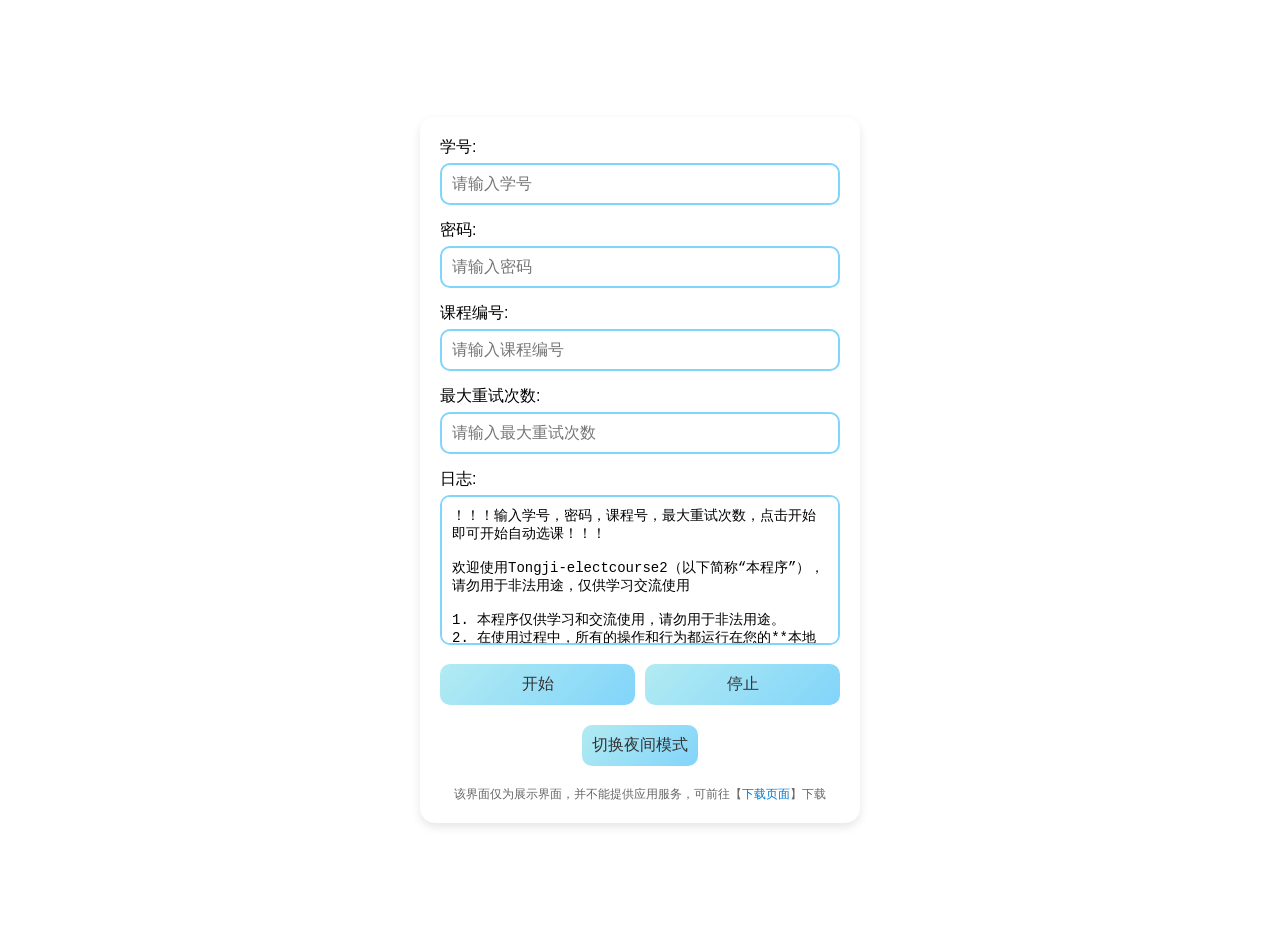
<file: index.html>
<!DOCTYPE html>
<html lang="en">
<head>
    <meta charset="UTF-8">
    <meta name="viewport" content="width=device-width, initial-scale=1.0">
    <title>Tongji-electcourse2 Demo</title>
    <style>
        body {
            font-family: 'Segoe UI', Tahoma, Geneva, Verdana, sans-serif;
            margin: 0;
            padding: 20px;
            display: flex;
            justify-content: center;
            align-items: center;
            height: 100vh;
            transition: background-color 0.3s, color 0.3s;
        }

        .container {
            background-color: #ffffff;
            border-radius: 15px;
            box-shadow: 0 4px 10px rgba(0, 0, 0, 0.1);
            padding: 20px;
            width: 400px;
            max-width: 100%;
            transition: background-color 0.3s, color 0.3s;
        }

        .form-group {
            margin-bottom: 15px;
        }

        label {
            font-size: 16px;
            font-weight: 500;
            margin-bottom: 5px;
            display: block;
            transition: color 0.3s;
        }

        input[type="text"],
        input[type="password"] {
            width: 100%;
            padding: 10px;
            border: 2px solid #81D4FA;
            border-radius: 10px;
            font-size: 16px;
            box-sizing: border-box;
            transition: border-color 0.3s, background-color 0.3s;
        }

        textarea {
            width: 100%;
            height: 150px;
            padding: 10px;
            border: 2px solid #81D4FA;
            border-radius: 10px;
            font-size: 14px;
            resize: none;
            box-sizing: border-box;
            transition: background-color 0.3s, border-color 0.3s;
        }

        .button-group {
            display: flex;
            gap: 10px;
        }

        button {
            flex: 1;
            padding: 10px;
            font-size: 16px;
            border: none;
            border-radius: 10px;
            cursor: pointer;
            background: linear-gradient(135deg, #B2EBF2, #81D4FA);
            color: #333;
            font-weight: 500;
            transition: background-color 0.3s, color 0.3s;
        }

        button:hover {
            background-color: #81D4FA;
        }

        button:active {
            background-color: #4FC3F7;
        }

        /* Night Mode Styles */
        body.night-mode {
            background-color: #121212;
            color: #e0e0e0;
        }

        body.night-mode .container {
            background-color: #1e1e1e;
            color: #e0e0e0;
        }

        body.night-mode label {
            color: #e0e0e0;
        }

        body.night-mode input[type="text"],
        body.night-mode input[type="password"],
        body.night-mode textarea {
            background-color: #333;
            border-color: #4FC3F7;
            color: #e0e0e0;
        }

        body.night-mode button {
            background: linear-gradient(135deg, #4FC3F7, #81D4FA);
            color: #e0e0e0;
        }

        body.night-mode button:hover {
            background-color: #81D4FA;
        }

        body.night-mode button:active {
            background-color: #B2EBF2;
        }

        .footer {
            margin-top: 20px;
            font-size: 12px;
            color: #666;
            text-align: center;
            transition: color 0.3s;
        }

        body.night-mode .footer {
            color: #aaa;
        }

        .footer a {
            color: #0078d4;
            text-decoration: none;
        }

        body.night-mode .footer a {
            color: #4FC3F7;
        }

        .log-line {
            white-space: pre-wrap;
            word-wrap: break-word;
        }
    </style>
</head>
<body>
    <div class="container">
        <div class="form-group">
            <label for="username">学号:</label>
            <input type="text" id="username" placeholder="请输入学号">
        </div>
        <div class="form-group">
            <label for="password">密码:</label>
            <input type="password" id="password" placeholder="请输入密码">
        </div>
        <div class="form-group">
            <label for="course-number">课程编号:</label>
            <input type="text" id="course-number" placeholder="请输入课程编号">
        </div>
        <div class="form-group">
            <label for="max-retries">最大重试次数:</label>
            <input type="text" id="max-retries" placeholder="请输入最大重试次数">
        </div>
        <div class="form-group">
            <label for="log">日志:</label>
            <textarea id="log" readonly>
！！！输入学号，密码，课程号，最大重试次数，点击开始即可开始自动选课！！！

欢迎使用Tongji-electcourse2（以下简称“本程序”），请勿用于非法用途，仅供学习交流使用

1. 本程序仅供学习和交流使用，请勿用于非法用途。
2. 在使用过程中，所有的操作和行为都运行在您的**本地环境**中，我们不会收集、存储或上传任何个人信息。
3. 用户在使用本程序时，应自行承担由此产生的一切后果和责任，包括但不限于数据丢失、系统故障、个人信息泄露等。
4. 本程序不提供任何形式的担保，包括但不限于对程序的适用性、准确性和完整性的担保。
5. 本程序的开发者和分发者不承担因使用本程序而引起的任何直接或间接损失和责任。
6. 用户在使用本程序时，应遵守当地法律法规，不得利用本程序从事任何违法活动。
7. 本程序中的任何更新、修改或终止，开发者有权不事先通知用户。
8. 用户使用本程序即表示同意上述所有条款。
            </textarea>
        </div>
        <div class="button-group">
            <button id="start-button">开始</button>
            <button id="stop-button">停止</button>
        </div>
        <div style="margin-top: 20px; text-align: center;">
            <button id="theme-toggle">切换夜间模式</button>
        </div>
        <div class="footer">
            该界面仅为展示界面，并不能提供应用服务，可前往【<a href="https://kkgithub.com/boatchanting/Tongji-electcourse2/releases/" target="_blank">下载页面</a>】下载
        </div>
    </div>

    <script>
        const themeToggle = document.getElementById('theme-toggle');
        const startButton = document.getElementById('start-button');
        const stopButton = document.getElementById('stop-button');
        const logTextarea = document.getElementById('log');
        let timeoutID = null;
        let currentAttempt = 1;
        let maxRetries = 0;

        // 日志格式化函数
        function formatLog(level, message) {
            const now = new Date();
            const timestamp = `${now.getFullYear()}-${String(now.getMonth()+1).padStart(2, '0')}-${String(now.getDate()).padStart(2, '0')} ` +
                              `${String(now.getHours()).padStart(2, '0')}:${String(now.getMinutes()).padStart(2, '0')}:${String(now.getSeconds()).padStart(2, '0')},${String(now.getMilliseconds()).padStart(3, '0')}`;
            return `${timestamp} - ${level} - ${message}\n`;
        }

        // 模拟登录和初始化过程
        function simulateInitialization(callback) {
            const username = document.getElementById('username').value || '未输入';
            const courseNumber = document.getElementById('course-number').value || '未输入';

            const steps = [
                () => logTextarea.value += formatLog('INFO', `用户输入的学号: ${username}`),
                () => logTextarea.value += formatLog('INFO', `用户输入的课程编号: ${courseNumber}`),
                () => logTextarea.value += formatLog('INFO', 'Edge浏览器已启动'),
                () => logTextarea.value += formatLog('INFO', '打开1系统登录页面'),
                () => logTextarea.value += formatLog('INFO', '定位用户名和密码输入框'),
                () => logTextarea.value += formatLog('INFO', '填入用户名和密码'),
                () => logTextarea.value += formatLog('INFO', '点击登录按钮'),
                () => logTextarea.value += formatLog('INFO', '跳转选课界面'),
                () => logTextarea.value += formatLog('INFO', '定位添加课程按钮'),
                () => logTextarea.value += formatLog('INFO', '添加课程至选课列表中'),
            ];

            let stepIndex = 0;
            const executeStep = () => {
                if (stepIndex >= steps.length) {
                    callback();
                    return;
                }
                steps[stepIndex]();
                stepIndex++;
                timeoutID = setTimeout(executeStep, Math.random() * 1000);
            };
            executeStep();
        }

        // 开始尝试选课
        function startAttempts() {
            const attemptLog = () => {
                if (currentAttempt > maxRetries) {
                    logTextarea.value += formatLog('WARNING', '已达到最大重试次数，选课失败');
                    return;
                }

                logTextarea.value += formatLog('INFO', `开始第${currentAttempt}次尝试（共${maxRetries}次）`);
                logTextarea.scrollTop = logTextarea.scrollHeight;

                const success = Math.random() < 0.2; // 20%的成功率
                if (success) {
                    logTextarea.value += formatLog('SUCCESS', '选课成功！恭喜您完成选课！');
                } else {
                    logTextarea.value += formatLog('INFO', '选课失败，准备进行下一次尝试...');
                    currentAttempt++;
                    timeoutID = setTimeout(attemptLog, Math.random() * 1000);
                }
            };

            timeoutID = setTimeout(attemptLog, Math.random() * 1000);
        }

        // 开始按钮事件
        startButton.addEventListener('click', () => {
            if (timeoutID) return;

            const retriesInput = document.getElementById('max-retries').value;
            maxRetries = parseInt(retriesInput, 10);
            if (isNaN(maxRetries) || maxRetries <= 0) {
                alert('请输入有效的最大重试次数');
                return;
            }

            currentAttempt = 1;
            logTextarea.value = ''; // 清空日志区
            logTextarea.value += `！！！输入学号，密码，课程号，最大重试次数，点击开始即可开始自动选课！！！\n\n`; // 保留提示信息
            simulateInitialization(() => startAttempts());
        });

        // 停止按钮事件
        stopButton.addEventListener('click', () => {
            clearTimeout(timeoutID);
            timeoutID = null;
            currentAttempt = 1;
            logTextarea.value += formatLog('WARNING', '用户手动终止操作');
        });

        // 主题切换
        themeToggle.addEventListener('click', () => {
            document.body.classList.toggle('night-mode');
            themeToggle.textContent = document.body.classList.contains('night-mode') 
                ? '切换白天模式' 
                : '切换夜间模式';
        });
    </script>
</body>
</html>
</file>
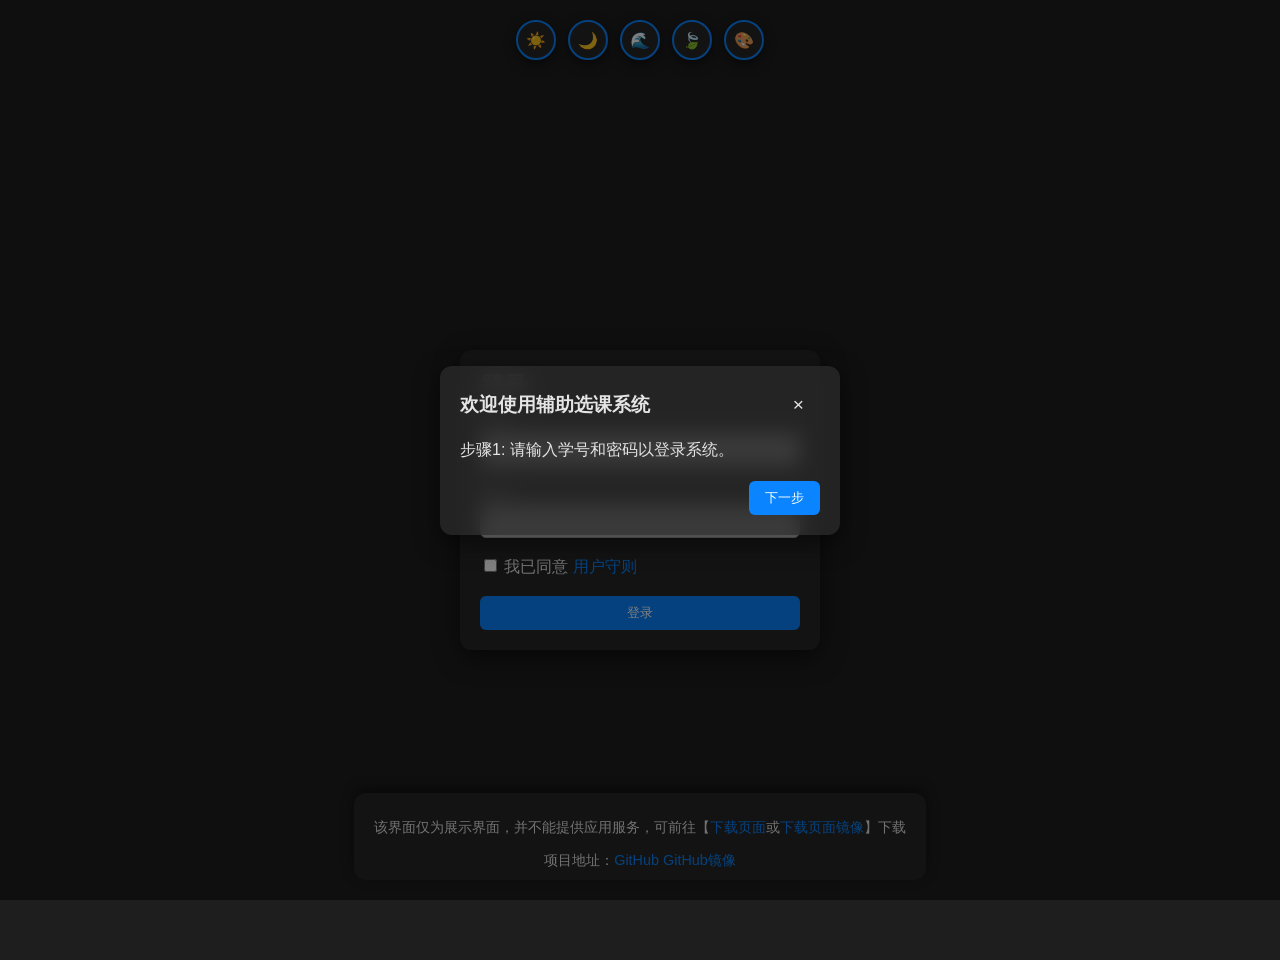
<file: demo.html>
<!DOCTYPE html>
<html lang="zh-CN">
<head>
  <meta charset="UTF-8" />
  <title>辅助选课系统</title>
  <meta name="viewport" content="width=device-width, initial-scale=1.0" />
  <style>
    /* ---------- 主题变量 ---------- */
    :root {
      --bg-color: #f0f2f5;
      --card-bg: #ffffffcc;
      --text-color: #2c3e50;
      --accent: #0a84ff;
      --shadow: rgba(0,0,0,0.1);
      --font: "Segoe UI Variable","Segoe UI","Helvetica Neue",Arial,sans-serif;
    }
    .dark {
      --bg-color: #1e1e1e;
      --card-bg: #2a2a2acc;
      --text-color: #e5e5e5;
      --accent: #0a84ff;
      --shadow: rgba(0,0,0,0.5);
    }
    .blue-theme { --accent: #2196f3; }
    .green-theme { --accent: #4caf50; }
    .purple-theme { --accent: #9c27b0; }

    /* ---------- 全局 ---------- */
    * { box-sizing: border-box; }
    body {
      font-family: var(--font);
      background: var(--bg-color);
      color: var(--text-color);
      margin: 0; padding: 20px;
      transition: background 0.3s, color 0.3s;
    }
    h2, h3 { margin: 0 0 10px; }

    .card {
      background: var(--card-bg);
      backdrop-filter: blur(10px);
      border-radius: 12px;
      box-shadow: 0 8px 24px var(--shadow);
      padding: 20px;
      margin-bottom: 20px;
      transition: background 0.3s, box-shadow 0.3s;
    }

    button {
      font-family: var(--font);
      background: var(--accent);
      color: #fff;
      border: none;
      border-radius: 6px;
      padding: 8px 16px;
      cursor: pointer;
      transition: background 0.2s, transform 0.1s;
    }
    button:hover { background: shade(var(--accent), 0.9); transform: translateY(-1px); }
    button:active { transform: translateY(0); }
    button.delete-btn {
      background: transparent;
      color: #e74856;      /* 红色警告色 */
      border: 1px solid #e74856;
      border-radius: 6px;
      padding: 8px 16px;
      transition: background 0.2s, color 0.2s;
    }
    button.delete-btn:hover {
      background: rgba(231,72,86,0.1);
    }


    input {
      font-family: var(--font);
      padding: 8px;
      border: 1px solid #ccc;
      border-radius: 6px;
      outline: none;
      transition: border-color 0.2s;
    }
    input:focus { border-color: var(--accent); }

    table {
      width: 100%;
      border-collapse: collapse;
      margin-top: 10px;
    }
    th, td {
      padding: 12px;
      text-align: center;
      border-bottom: 1px solid #ddd;
    }
    th { background: var(--card-bg); }
    tr:hover td { background: #f9f9f9; }

    textarea {
      width: 100%;
      border: 1px solid #ccc;
      border-radius: 6px;
      padding: 10px;
      resize: vertical;
      font-family: var(--font);
    }

    /* ---------- 全局：链接样式 ---------- */
    a {
      color: var(--accent);
      text-decoration: none;
      transition: color 0.3s ease;
    }
    a:hover {
      color: var(--text-color);
    }
    a:active {
      color: var(--shadow);
    }

    /* ---------- 主题切换区 ---------- */
    .theme-toggle {
      display: flex;
      gap: 12px;
      justify-content: center;
      margin-bottom: 20px;
    }
    .theme-btn {
      width: 40px; height: 40px;
      border-radius: 50%;
      border: 2px solid var(--accent);
      display: flex;
      align-items: center;
      justify-content: center;
      cursor: pointer;
      background: var(--card-bg);
      box-shadow: 0 4px 12px var(--shadow);
      transition: box-shadow 0.3s, transform 0.2s;
    }
    .theme-btn:hover { transform: translateY(-2px); box-shadow: 0 6px 18px var(--shadow); }

    /* ---------- 登录居中 ---------- */
    .login-wrapper {
      display: flex;
      justify-content: center;
      align-items: center;
      height: calc(100vh - 40px);
    }

    /* ---------- footer ---------- */
    /* ---------- Footer ---------- */
    footer {
      position: fixed;
      bottom: 20px;
      left: 50%;
      transform: translateX(-50%);
      background: var(--card-bg);
      backdrop-filter: blur(10px);
      padding: 10px 20px;
      border-radius: 12px;
      box-shadow: 0 -4px 12px var(--shadow);
      text-align: center;
      font-size: 0.9em;
    }
    footer a {
      color: var(--accent);
      text-decoration: none;
      font-weight: 500;
    }
    footer a:hover {
      text-decoration: underline;
    }

    /* ---------- Modal 样式 ---------- */
    .modal-overlay {
    position: fixed;
    top: 0; left: 0; right: 0; bottom: 0;
    background: rgba(0,0,0,0.5);
    display: none;
    align-items: center;
    justify-content: center;
    z-index: 1000;
    }

    .modal-overlay.active { display: flex; }

    .modal {
    background: var(--card-bg);
    backdrop-filter: blur(10px);
    border-radius: 12px;
    box-shadow: 0 8px 24px var(--shadow);
    width: 400px;
    max-width: 90%;
    padding: 20px;
    animation: fadeIn 0.2s ease-out;
    }

    .modal-header {
    display: flex;
    justify-content: space-between;
    align-items: center;
    }

    .modal-header h3 {
    margin: 0;
    }

    .modal-close {
    background: transparent;
    border: none;
    font-size: 1.2em;
    cursor: pointer;
    color: var(--text-color);
    }

    .modal-body { margin-top: 10px; }

    .modal-footer { margin-top: 20px; text-align: right; }

    @keyframes fadeIn {
    from { opacity: 0; transform: translateY(-10px); }
    to { opacity: 1; transform: translateY(0); }
    }


    /* ---------- 滚动条 ---------- */
    ::-webkit-scrollbar {
      width: 12px;
      height: 12px;
    }
    ::-webkit-scrollbar-track { background: transparent; }
    ::-webkit-scrollbar-thumb {
      background: var(--accent);
      border-radius: 6px;
      border: 3px solid transparent;
      background-clip: content-box;
    }
    ::-webkit-scrollbar-thumb:hover { filter: brightness(1.2); }
    ::-webkit-scrollbar-corner { background: transparent; }
  </style>
</head>
<body>

  <!-- 主题切换 -->
  <div class="theme-toggle">
    <div class="theme-btn" id="lightBtn">☀️</div>
    <div class="theme-btn" id="darkBtn">🌙</div>
    <div class="theme-btn" id="blueBtn">🌊</div>
    <div class="theme-btn" id="greenBtn">🍃</div>
    <div class="theme-btn" id="purpleBtn">🎨</div>
  </div>

  <!-- 操作引导模态框 -->
<div class="modal-overlay" id="tutorial-modal">
    <div class="modal">
      <div class="modal-header">
        <h3>欢迎使用辅助选课系统</h3>
        <button class="modal-close" onclick="closeTutorial()">×</button>
      </div>
      <div class="modal-body" id="tutorial-content">
        <p>步骤1: 请输入学号和密码以登录系统。</p>
      </div>
      <div class="modal-footer">
        <button onclick="nextStep()">下一步</button>
      </div>
    </div>
  </div>
  

  <!-- 登录界面 -->
  <div id="login" class="login-wrapper">
    <div class="card" style="max-width:360px; width:100%;">
      <h2>登录</h2>
      <div style="margin-top:10px;">
        <label>学号：</label><br>
        <input id="username" type="text" style="width:100%;"><br><br>
        <label>密码：</label><br>
        <input id="password" type="password" style="width:100%;"><br><br>
        <label><input type="checkbox" id="agree" /> 我已同意 <a href="UI_v1/user_agreement.html">用户守则</a></label><br><br>
        <button style="width:100%;" onclick="login()">登录</button>
      </div>
    </div>
  </div>

  <!-- 主界面 -->
  <div id="main" style="display:none;">
    <div class="card">
      <div style="display:flex; justify-content: space-between; align-items: center;">
        <h2>选课任务管理</h2>
        <button onclick="viewLogin()" style="background:transparent; color:var(--accent); box-shadow:none; padding:4px 8px;">查看登录信息</button>
      </div>
      <div style="display:flex; gap:10px; align-items:center; flex-wrap:wrap;">
        <div>
          <label>课程编号：</label><br>
          <input id="course_no" type="text">
        </div>
        <div>
          <label>最大重试次数：</label><br>
          <input id="max_retry" type="number" value="10000" min="1" style="width:60px">
        </div>
        <div style="align-self:flex-end;">
          <button onclick="addTask()">添加任务</button>
        </div>
      </div>

      <table>
        <thead>
          <tr>
            <th>课程编号</th>
            <th>最大重试</th>
            <th>状态</th>
            <th>操作</th>
            <th>删除</th>
          </tr>
        </thead>
        <tbody id="tasks_body"></tbody>
      </table>

      <h3 style="margin-top:20px;">日志输出</h3>
      <textarea id="log_area" rows="8" readonly></textarea>
    </div>
  </div>

  <!-- footer -->
  <footer>
    <p>该界面仅为展示界面，并不能提供应用服务，可前往【<a href="https://github.com/boatchanting/Tongji-electcourse2/releases/" target="_blank">下载页面</a>或<a href="https://kkgithub.com/boatchanting/Tongji-electcourse2/releases/" target="_blank">下载页面镜像</a>】下载</p>
    项目地址：<a href="https://github.com/boatchanting/Tongji-Electcourse2" target="_blank">GitHub</a>
    <a href="https://kkgithub.com/boatchanting/Tongji-Electcourse2" target="_blank">GitHub镜像</a>
  </footer>

  <script>
    // ---------- 主题逻辑 ----------
    function setTheme(theme) {
      document.body.className = theme;
      localStorage.setItem('theme', theme);
    }
    function checkTimeTheme() {
      const h = new Date().getHours();
      return (h>=6 && h<18) ? '' : 'dark';
    }
    document.getElementById('lightBtn').onclick = ()=> setTheme('');
    document.getElementById('darkBtn').onclick = ()=> setTheme('dark');
    document.getElementById('blueBtn').onclick = ()=> setTheme('blue-theme');
    document.getElementById('greenBtn').onclick = ()=> setTheme('green-theme');
    document.getElementById('purpleBtn').onclick = ()=> setTheme('purple-theme');
    setTheme(localStorage.getItem('theme') || checkTimeTheme());

    let tutorialStep = 0;
    const tutorialContent = [
    "步骤1: 请输入1系统学号和密码以登录系统，便于后续软件自行进行1系统的登录和选课操作。",
    "步骤2: 登录后，输入课程编号和最大重试次数，点击添加任务。",
    "步骤3: 点击“开始”按钮来启动任务，点击“停止”来关闭任务。",
    "步骤4: 查看选课日志，了解每次选课尝试的结果。",
    "步骤5: 完成选课后，您可以查看任务的状态，删除不需要的任务。",
    "我已了解所有操作，Tongji-electcourse2 祝您选课愉快！"
    ];

    function nextStep() {
    tutorialStep++;
    if (tutorialStep < tutorialContent.length) {
        document.getElementById('tutorial-content').innerHTML = tutorialContent[tutorialStep];
    } else {
        closeTutorial(); // 完成引导后关闭模态框
    }
    }

    function closeTutorial() {
    document.getElementById('tutorial-modal').classList.remove('active');
    }

    function openTutorial() {
    document.getElementById('tutorial-modal').classList.add('active');
    }

    // 打开操作演示模态框（例如用户首次登录时调用）
    openTutorial();

    // ---------- 模拟选课过程 ----------
    let tasks = [];
    let currentLogTask = null;
    let logTimer = null;

    // 登录函数
    function login() {
      const u = document.getElementById('username').value;
      const p = document.getElementById('password').value;
      if (u && p) {
        document.getElementById('login').style.display = 'none';
        document.getElementById('main').style.display = 'block';
        refreshTasks();
      } else {
        alert('请输入用户名和密码');
      }
    }

    // 显示登录界面
    function viewLogin() {
      clearInterval(logTimer);
      document.getElementById('main').style.display = 'none';
      document.getElementById('login').style.display = 'flex';
    }

    // 添加任务函数
    function addTask() {
      const c = document.getElementById('course_no').value;
      const r = document.getElementById('max_retry').value;
      if (!c) return alert('请输入课程编号');
      tasks.push({
        id: Date.now(),
        course_number: c,
        max_retries: r,
        status: '等待',
      });
      refreshTasks();
    }

    // 更新任务列表
    function refreshTasks() {
      const tb = document.getElementById('tasks_body');
      tb.innerHTML = '';
      tasks.forEach(t => {
        const tr = document.createElement('tr');
        tr.innerHTML = `
          <td>${t.course_number}</td>
          <td>${t.max_retries}</td>
          <td>${t.status}</td>
          <td>
            <button onclick="startTask('${t.id}')">开始</button>
            <button onclick="stopTask('${t.id}')">停止</button>
            <button onclick="showLogs('${t.id}')">日志</button>
          </td>
          <td>
            <button class="delete-btn" onclick="deleteTask('${t.id}')">删除</button>
          </td>
        `;
        tb.appendChild(tr);
      });
    }

    // 启动任务
    function startTask(id) {
      const task = tasks.find(t => t.id === id);
      if (!task) return;

      task.status = '正在进行';
      refreshTasks();
      simulateTask(task);
    }

    // 停止任务
    function stopTask(id) {
      const task = tasks.find(t => t.id === id);
      if (!task) return;

      task.status = '已停止';
      refreshTasks();
    }

    // 删除任务
    function deleteTask(id) {
      tasks = tasks.filter(t => t.id !== id);
      if (currentLogTask === id) {
        clearInterval(logTimer);
        currentLogTask = null;
        document.getElementById('log_area').value = '';
      }
      refreshTasks();
    }

    // 显示任务日志
    function showLogs(tid) {
      currentLogTask = tid;
      document.getElementById('log_area').value = '';
      if (logTimer) clearInterval(logTimer);
      logTimer = setInterval(() => {
        const task = tasks.find(t => t.id === tid);
        if (task) {
          simulateLogging(task);
        }
      }, 500);
    }

    // 模拟日志输出
    function simulateLogging(task) {
      const logArea = document.getElementById('log_area');
      const randomInterval = (Math.random() * 0.3 + 0.3).toFixed(2); // 随机时间间隔 0.3s - 0.6s
      const currentTime = new Date().toLocaleTimeString();

      logArea.value += `[${currentTime}] 课号:${task.course_number}，最大重试次数:${task.max_retries}\n`;
      logArea.value += `[${currentTime}] 正在登录1系统\n`;
      logArea.value += `[${currentTime}] 正在登录选课网站\n`;
      logArea.value += `[${currentTime}] 正在查找课程\n`;
      logArea.value += `[${currentTime}] 课程已添加至选课列表\n`;

      const success = Math.random() < 0.1; // 选课成功率10%
      const result = success ? '成功' : '失败';
      const retries = task.max_retries--;
      logArea.value += `[${currentTime}] 开始第${task.max_retries}次尝试\n`;
      logArea.value += `[${currentTime}] 第${task.max_retries}次尝试【${result}】\n`;
      logArea.value += `[${currentTime}] ${success ? '选课结束，进程退出' : `等待3s进行下一次选课`}\n`;

      logArea.scrollTop = logArea.scrollHeight; // 自动滚动到底部

      if (!success && retries > 0) {
        setTimeout(() => simulateLogging(task), randomInterval * 1000);
      } else {
        clearInterval(logTimer);
      }
    }
  </script>
</body>
</html>
</file>
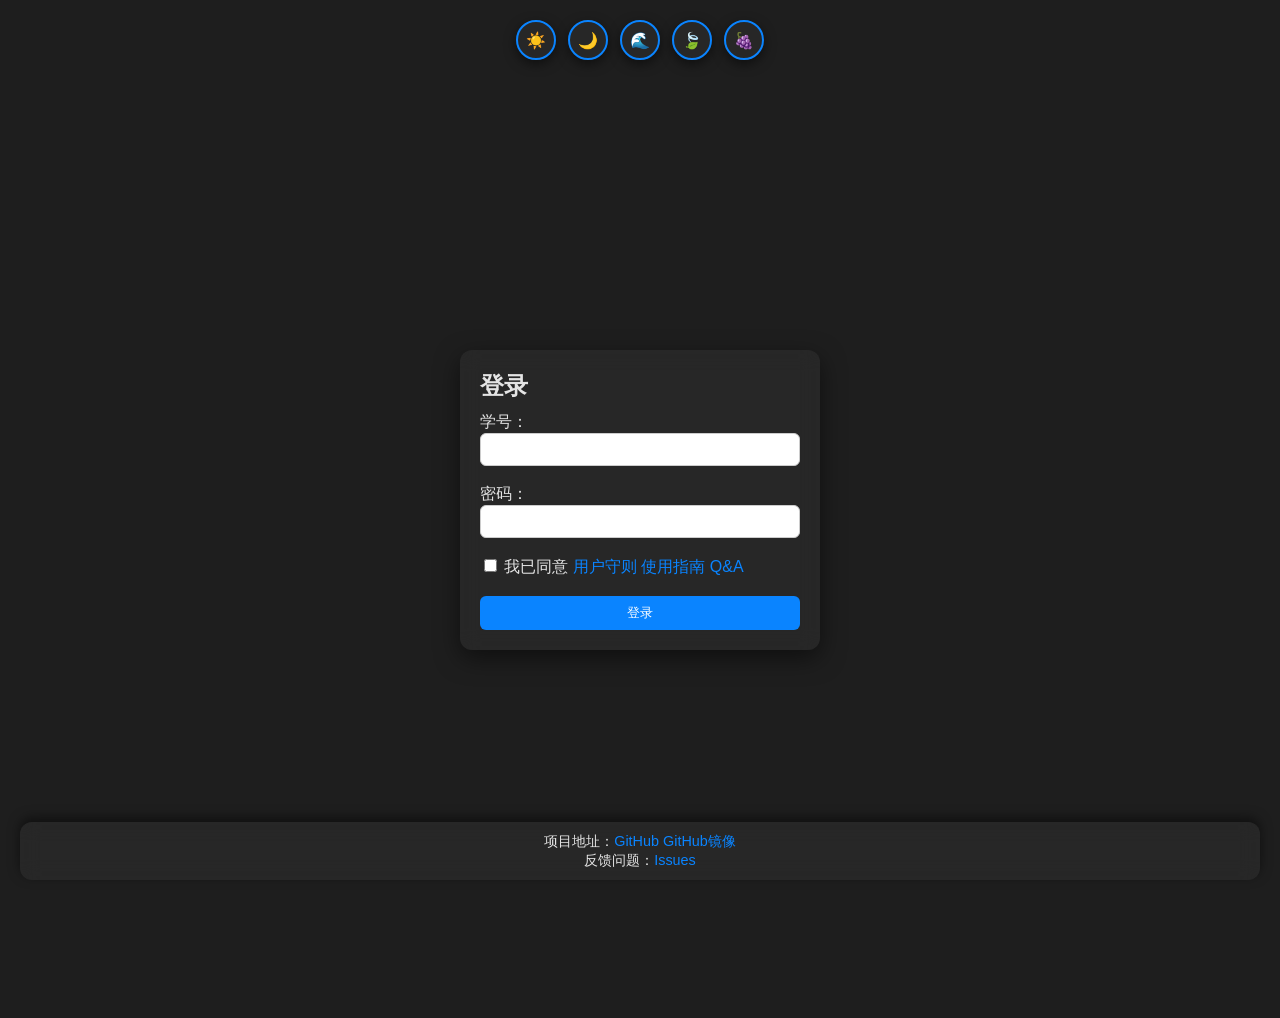
<file: v0.3test.html>
<!DOCTYPE html>
<html lang="zh-CN">
<head>
  <meta charset="UTF-8" />
  <title>辅助选课系统</title>
  <meta name="viewport" content="width=device-width, initial-scale=1.0" />
  <style>
    /* ---------- 主题变量 ---------- */
    :root {
      --bg-color: #f0f2f5; /* 背景色 */
      --card-bg: #ffffffcc; /* 卡片背景色 */
      --text-color: #2c3e50;/* 文本颜色 */
      --accent: #0a84ff;/* 主要颜色 */
      --shadow: rgba(0,0,0,0.1);/* 阴影 */
      --font: "Segoe UI Variable","Segoe UI","Helvetica Neue",Arial,sans-serif;
    }
    .dark {
      --bg-color: #1e1e1e;
      --card-bg: #2a2a2acc;
      --text-color: #e5e5e5;
      --accent: #0a84ff;
      --shadow: rgba(0,0,0,0.5);
    }
    .blue-theme { 
      --bg-color: linear-gradient(135deg, #56cbf292 0%, #2f81edbe 100%);
      --card-bg:  #e3f2fd; 
      --text-color: #333; 
      --accent: #2196f3; 
      --shadow: rgba(0,0,0,0.1); 
    }
    .green-theme { 
      --bg-color: linear-gradient(135deg, #a1ffcec0 0%, #eefa92d7 100%);
      --card-bg:  #e8f5e9 ; 
      --text-color: #333; 
      --accent: #4caf50; 
      --shadow: rgba(0,0,0,0.1); 
    }
    .purple-theme { 
      --bg-color: linear-gradient(135deg, #e0c3fc 0%, #8ec5fc 100%);
      --card-bg:  #f3e5f5; 
      --text-color: #333; 
      --accent: #9c27b0; 
      --shadow: rgba(0,0,0,0.1); 
    }

    /* ---------- 全局 ---------- */
    * { box-sizing: border-box; }
    body {
      font-family: var(--font);
      background: var(--bg-color);
      color: var(--text-color);
      margin: 0; padding: 20px;
      transition: background 0.3s, color 0.3s;
      display: flex;
      flex-direction: column;
      min-height: 100vh;
    }
    h2, h3 { margin: 0 0 10px; }

    .card {
      background: var(--card-bg);
      backdrop-filter: blur(10px);
      border-radius: 12px;
      box-shadow: 0 8px 24px var(--shadow);
      padding: 20px;
      margin-bottom: 20px;
      transition: background 0.3s, box-shadow 0.3s;
    }

    button {
      font-family: var(--font);
      background: var(--accent);
      color: #fff;
      border: none;
      border-radius: 6px;
      padding: 8px 16px;
      cursor: pointer;
      transition: background 0.2s, transform 0.1s;
    }
    button:hover { background: shade(var(--accent), 0.9); transform: translateY(-1px); }
    button:active { transform: translateY(0); }
    button.delete-btn {
      background: transparent;
      color: #e74856;      /* 红色警告色 */
      border: 1px solid #e74856;
      border-radius: 6px;
      padding: 8px 16px;
      transition: background 0.2s, color 0.2s;
    }
    button.delete-btn:hover {
      background: rgba(231,72,86,0.1);
    }


    input {
      font-family: var(--font);
      padding: 8px;
      border: 1px solid #ccc;
      border-radius: 6px;
      outline: none;
      transition: border-color 0.2s;
    }
    input:focus { border-color: var(--accent); }

    table {
      width: 100%;
      border-collapse: collapse;
      margin-top: 10px;
    }
    th, td {
      padding: 12px;
      text-align: center;
      border-bottom: 1px solid #ddd;
    }
    th { background: var(--card-bg); }
    tr:hover td { background: #f9f9f9; }

    textarea {
      width: 100%;
      border: 1px solid #ccc;
      border-radius: 6px;
      padding: 10px;
      resize: vertical;
      font-family: var(--font);
    }

    /* ---------- 全局：链接样式 ---------- */
    a {
      color: var(--accent);
      text-decoration: none;
      transition: color 0.3s ease;
    }
    a:hover {
      color: var(--text-color);
    }
    a:active {
      color: var(--shadow);
    }

    /* ---------- 主题切换区 ---------- */
    .theme-toggle {
      display: flex;
      gap: 12px;
      justify-content: center;
      margin-bottom: 20px;
    }
    .theme-btn {
      width: 40px; height: 40px;
      border-radius: 50%;
      border: 2px solid var(--accent);
      display: flex;
      align-items: center;
      justify-content: center;
      cursor: pointer;
      background: var(--card-bg);
      box-shadow: 0 4px 12px var(--shadow);
      transition: box-shadow 0.3s, transform 0.2s;
    }
    .theme-btn:hover { transform: translateY(-2px); box-shadow: 0 6px 18px var(--shadow); }

    /* ---------- 登录居中 ---------- */
    .login-wrapper {
      display: flex;
      justify-content: center;
      align-items: center;
      height: calc(100vh - 40px);
    }

    /* ---------- footer ---------- */
    footer {
      position: sticky;
      bottom: 20px;
      left: auto;
      transform: none;
      background: var(--card-bg);
      backdrop-filter: blur(10px);
      padding: 10px 20px;
      border-radius: 12px;
      box-shadow: 0 -4px 12px var(--shadow);
      text-align: center;
      font-size: 0.9em;
    }
    footer a {
      color: var(--accent);
      text-decoration: none;
      font-weight: 500;
    }
    footer a:hover {
      text-decoration: underline;
    }

    /* ---------- Modal 样式 ---------- */
    .modal-overlay {
    position: fixed;
    top: 0; left: 0; right: 0; bottom: 0;
    background: rgba(0,0,0,0.5);
    display: none;
    align-items: center;
    justify-content: center;
    z-index: 1000;
    }

    .modal-overlay.active { display: flex; }

    .modal {
    background: var(--card-bg);
    backdrop-filter: blur(10px);
    border-radius: 12px;
    box-shadow: 0 8px 24px var(--shadow);
    width: 400px;
    max-width: 90%;
    padding: 20px;
    animation: fadeIn 0.2s ease-out;
    }

    .modal-header {
    display: flex;
    justify-content: space-between;
    align-items: center;
    }

    .modal-header h3 {
    margin: 0;
    }

    .modal-close {
    background: transparent;
    border: none;
    font-size: 1.2em;
    cursor: pointer;
    color: var(--text-color);
    }

    .modal-body { margin-top: 10px; }

    .modal-footer { margin-top: 20px; text-align: right; }

    @keyframes fadeIn {
    from { opacity: 0; transform: translateY(-10px); }
    to { opacity: 1; transform: translateY(0); }
    }

    /* 操作引导模态框 */
    #guide-modal.guide-modal-overlay {
      position: fixed; top:0; left:0; right:0; bottom:0;
      background: rgba(0,0,0,0.5);
      display: none; align-items: center; justify-content: center;
      z-index: 10000;
    }
    #guide-modal.guide-modal-overlay.active {
      display: flex;
    }
    .guide-modal {
      background: var(--card-bg);
      backdrop-filter: blur(10px);
      border-radius: 12px;
      box-shadow: 0 8px 24px rgba(0,0,0,0.1);
      width: 400px; max-width: 90%; padding: 20px;
      animation: guide-fadeIn 0.2s ease-out;
      font-family: "Segoe UI","Helvetica Neue",Arial,sans-serif;
      color: var(--text-color);
    }
    .guide-modal-header {
      display: flex; justify-content: space-between; align-items: center;
    }
    .guide-modal-close {
      background: transparent; border: none; font-size: 1.2em;
      cursor: pointer; 
      color: var(--text-color);
    }
    .guide-modal-body {
      margin-top: 10px;
    }
    .guide-modal-footer {
      margin-top: 20px; text-align: right;
    }
    .guide-btn {
      padding: 6px 12px; margin-left: 8px;
      border: none; border-radius: 6px; cursor: pointer;
    }
    .guide-prevBtn {
      background: #ccc;
    }
    .guide-nextBtn {
      background: var(--accent); color: #fff;
    }
    @keyframes guide-fadeIn {
      from { opacity:0; transform: translateY(-10px); }
      to   { opacity:1; transform: translateY(0); }
    }

    /* Q&A 模态框 */
    #qa-modal.qa-modal-overlay {
      position: fixed; top:0; left:0; right:0; bottom:0;
      background: rgba(0,0,0,0.5);
      display: none; align-items: center; justify-content: center;
      z-index: 10001;
    }
    #qa-modal.qa-modal-overlay.active {
      display: flex;
    }
    .qa-modal {
      background: var(--card-bg);
      backdrop-filter: blur(8px);
      border-radius: 10px;
      box-shadow: 0 6px 20px rgba(0,0,0,0.1);
      width: 450px; max-width: 90%; padding: 20px;
      animation: qa-fadeIn 0.2s ease-out;
      font-family: "Segoe UI","Helvetica Neue",Arial,sans-serif;
      color: var(--text-color);
    }
    .qa-modal-header {
      display: flex; justify-content: space-between; align-items: center;
    }
    .qa-modal-close {
      background: transparent; border: none; font-size: 1.3em;
      cursor: pointer; 
      color: var(--text-color);
    }
    .qa-modal-body {
      margin-top: 12px; line-height: 1.5;
    }
    .qa-modal-footer {
      margin-top: 20px; text-align: right;
    }
    .qa-btn {
      padding: 6px 14px; margin-left: 8px;
      border: none; border-radius: 5px; cursor: pointer;
      font-size: 0.9em;
    }
    .qa-prevBtn {
      background: #ccc; 
      color: #333;
    }
    .qa-nextBtn {
      background: var(--accent); 
      color: var(--text-color);
    }
    @keyframes qa-fadeIn {
      from { opacity: 0; transform: translateY(-8px); }
      to   { opacity: 1; transform: translateY(0); }
    }


    /* ---------- 滚动条 ---------- */
    ::-webkit-scrollbar {
      width: 12px;
      height: 12px;
    }
    ::-webkit-scrollbar-track { background: transparent; }
    ::-webkit-scrollbar-thumb {
      background: var(--accent);
      border-radius: 6px;
      border: 3px solid transparent;
      background-clip: content-box;
    }
    ::-webkit-scrollbar-thumb:hover { filter: brightness(1.2); }
    ::-webkit-scrollbar-corner { background: transparent; }
  </style>
</head>
<body>
  <!-- 主题切换 -->
  <div class="theme-toggle">
    <div class="theme-btn" id="lightBtn">☀️</div>
    <div class="theme-btn" id="darkBtn">🌙</div>
    <div class="theme-btn" id="blueBtn">🌊</div>
    <div class="theme-btn" id="greenBtn">🍃</div>
    <div class="theme-btn" id="purpleBtn">🍇</div>
  </div>

  <!-- 操作引导模态框 -->
  <div id="guide-modal" class="guide-modal-overlay">
    <div class="guide-modal">
      <div class="guide-modal-header">
        <h3>Tongji-Electcourse2使用指南</h3>
        <button id="guide-closeBtn" class="guide-modal-close">×</button>
      </div>
      <div id="guide-content" class="guide-modal-body">
        <!-- 文本由 JS 填充 -->
      </div>
      <div class="guide-modal-footer">
        <button id="guide-prevBtn" class="guide-btn guide-prevBtn">上一步</button>
        <button id="guide-nextBtn" class="guide-btn guide-nextBtn">下一步</button>
      </div>
    </div>
  </div>

  <!-- Q&A 模态框结构 -->
  <div id="qa-modal" class="qa-modal-overlay">
    <div class="qa-modal">
      <div class="qa-modal-header">
        <h3>Q&A</h3>
        <button id="qa-closeBtn" class="qa-modal-close">×</button>
      </div>
      <div id="qa-content" class="qa-modal-body">
        <!-- 由 JS 填充 -->
      </div>
      <div class="qa-modal-footer">
        <button id="qa-prevBtn" class="qa-btn qa-prevBtn">上一个</button>
        <button id="qa-nextBtn" class="qa-btn qa-nextBtn">下一个</button>
      </div>
    </div>
  </div>

  <!-- 登录界面 -->
  
  <div id="login" class="login-wrapper">
    <div class="card" style="max-width:360px; width:100%;">
      <h2>登录</h2>
      <div style="margin-top:10px;">
        <label>学号：</label><br>
        <input id="username" type="text" style="width:100%;"><br><br>
        <label>密码：</label><br>
        <input id="password" type="password" style="width:100%;"><br><br>
        <label><input type="checkbox" id="agree" /> 我已同意 <a href="UI_v1/user_agreement.html">用户守则</a>
          <a href="javascript:void(0)" id="guide-showLink">使用指南</a>
          <a href="javascript:void(0)" id="qa-showLink">Q&A</a>
          </label> <br><br> <!-- <a href="UI_v1/demo.html">使用指南</a> -->
        <button style="width:100%;" onclick="login()">登录</button>
      </div>
    </div>
  </div>

  <!-- 主界面 -->
  <div id="main" style="display:none;">
    <div class="card">
      <div style="display:flex; justify-content: space-between; align-items: center;">
        <h2>选课任务管理</h2>
        <button onclick="viewLogin()" style="background:transparent; color:var(--accent); box-shadow:none; padding:4px 8px;">查看登录信息</button>
      </div>
      <div style="display:flex; gap:10px; align-items:center; flex-wrap:wrap;">
        <div>
          <label>课程编号：</label><br>
          <input id="course_no" type="text">
        </div>
        <div>
          <label>最大重试次数：</label><br>
          <input id="max_retry" type="number" value="10000" min="1" style="width:60px">
        </div>
        <div style="align-self:flex-end;">
          <button onclick="addTask()">添加任务</button>
        </div>
      </div>

      <table>
        <thead>
          <tr>
            <th>课程编号</th>
            <th>最大重试</th>
            <th>状态</th>
            <th>操作</th>
            <th>删除</th>        <!-- 删除任务 -->
          </tr>
        </thead>
        <tbody id="tasks_body"></tbody>
      </table>

      <h3 style="margin-top:20px;">日志输出</h3>
      <textarea id="log_area" rows="8" readonly></textarea>
    </div>
  </div>

  <!--错误信息弹窗 -->
  <!-- 放在<body>底部，使用公用的 .modal-overlay/.modal 样式 -->
  <div id="modal-error" class="modal-overlay">
    <div class="modal">
      <div class="modal-header">
        <h3>Tongji-Electcourse2</h3>
        <button class="modal-close" onclick="hideErrorModal()">×</button>
      </div>
      <div class="modal-body" id="modal-error-body">
        <!-- 错误信息由 JS 填充 -->
      </div>
      <div class="modal-footer">
        <button onclick="hideErrorModal()">确定</button>
      </div>
    </div>
  </div>
  <!-- 确认信息弹窗 -->
  <!-- 放在<body>底部，与 error Modal 平级 -->
  <div id="modal-confirm" class="modal-overlay">
    <div class="modal">
      <div class="modal-header">
        <h3>Tongji-Electcourse2</h3>
        <button class="modal-close" onclick="hideConfirmModal(false)">×</button>
      </div>
      <div class="modal-body" id="modal-confirm-body">
        <!-- 文本由 JS 填充 -->
      </div>
      <div class="modal-footer">
        <button onclick="hideConfirmModal(false)">取消</button>
        <button onclick="hideConfirmModal(true)">确定</button>
      </div>
    </div>
  </div>


  <!-- footer -->
  <footer>
    项目地址：<a href="https://github.com/boatchanting/Tongji-Electcourse2" target="_blank">GitHub</a>
    <a href="https://kkgithub.com/boatchanting/Tongji-Electcourse2" target="_blank">GitHub镜像</a><br>
    反馈问题：<a href="https://github.com/boatchanting/Tongji-Electcourse2/issues" target="_blank">Issues</a>
  </footer>

<script>
// ---------- 主题逻辑 ----------
function setTheme(theme) {
  document.body.className = theme;
  localStorage.setItem('theme', theme);
}
function checkTimeTheme() {
  const h = new Date().getHours();
  return (h>=6 && h<18) ? '' : 'dark';
}
document.getElementById('lightBtn').onclick = ()=> setTheme('');
document.getElementById('darkBtn').onclick = ()=> setTheme('dark');
document.getElementById('blueBtn').onclick = ()=> setTheme('blue-theme');
document.getElementById('greenBtn').onclick = ()=> setTheme('green-theme');
document.getElementById('purpleBtn').onclick = ()=> setTheme('purple-theme');
setTheme(localStorage.getItem('theme') || checkTimeTheme());
</script>
<script>
// ---------- 操作引导 ----------
document.addEventListener('DOMContentLoaded', () => {
const guideContentArr = [
  "步骤1: 请授权1系统学号和密码以登录系统，便于后续软件<strong>自动</strong>进行1系统的登录和选课操作。",
"步骤2: 登录后，输入课程编号和最大重试次数，点击添加任务。",
"步骤3: 点击“开始”按钮来启动任务，点击“停止”来关闭任务。",
"步骤4: 查看选课日志，了解每次选课尝试的结果。",
"步骤5: 完成选课后，您可以查看任务的状态，删除不需要的任务。",
"点击界面上方的五个小按钮以切换主题。",
"您已了解所有操作，Tongji-electcourse2 祝您选课愉快！"
];
let guideStep = 0;

const guideModal    = document.getElementById('guide-modal');
const guideShowLink = document.getElementById('guide-showLink');
const guideCloseBtn = document.getElementById('guide-closeBtn');
const guidePrevBtn  = document.getElementById('guide-prevBtn');
const guideNextBtn  = document.getElementById('guide-nextBtn');
const guideContent  = document.getElementById('guide-content');

function guideUpdateButtons() {
  guidePrevBtn.style.display = guideStep === 0 ? 'none' : 'inline-block';
  guideNextBtn.textContent = guideStep === guideContentArr.length - 1 
    ? '完成' 
    : '下一步';
}

function guideRenderStep() {
  guideContent.innerHTML = `<p>${guideContentArr[guideStep]}</p>`;
  guideUpdateButtons();
}

window.guideOpen = () => {
  guideStep = 0;
  guideRenderStep();
  guideModal.classList.add('active');
};

window.guideClose = () => {
  guideModal.classList.remove('active');
};

window.guideNext = () => {
  if (guideStep < guideContentArr.length - 1) {
    guideStep++;
    guideRenderStep();
  } else {
    guideClose();
  }
};

window.guidePrev = () => {
  if (guideStep > 0) {
    guideStep--;
    guideRenderStep();
  }
};

guideShowLink.addEventListener('click', guideOpen);
guideCloseBtn.addEventListener('click', guideClose);
guideNextBtn.addEventListener('click', guideNext);
guidePrevBtn.addEventListener('click', guidePrev);
});     

</script>
<script>

// ----------------------------------
// ---------- 与后端交互 -------------
// ----------------------------------
let currentLogTask = null, logTimer = null;

// 显示错误 Modal
function showErrorModal(msg) {
  document.getElementById('modal-error-body').textContent = msg;
  document.getElementById('modal-error').classList.add('active');
}
// 隐藏错误 Modal
function hideErrorModal() {
  document.getElementById('modal-error').classList.remove('active');
}

// 登录函数
async function login() {
  if (!document.getElementById('agree').checked) {
    showErrorModal('请先同意用户守则');
    return;
  }
  const u = document.getElementById('username').value;
  const p = document.getElementById('password').value;
  const success = await window.pywebview.api.login(u, p);
  if (success) {
    document.getElementById('login').style.display = 'none';
    document.getElementById('main').style.display = 'block';
    refreshTasks();
  } else {
    showErrorModal('登录失败，请检查用户名或密码');
  }
}

function viewLogin() {
  clearInterval(logTimer);
  document.getElementById('main').style.display = 'none';
  document.getElementById('login').style.display = 'flex';
}

async function addTask() {
  const c = document.getElementById('course_no').value;
  const r = document.getElementById('max_retry').value;
  if (!c) return showErrorModal('请输入课程编号');
  await window.pywebview.api.add_task(c,r);
  refreshTasks();
}

async function startTask(id) {
  await window.pywebview.api.start_task(id); refreshTasks();
}
async function stopTask(id) {
  await window.pywebview.api.stop_task(id); refreshTasks();
}

async function refreshTasks() {
const tasks = await window.pywebview.api.get_tasks();
const tb = document.getElementById('tasks_body');
tb.innerHTML = '';
tasks.forEach(t => {
  const tr = document.createElement('tr');
  tr.innerHTML = `
    <td>${t.course_number}</td>
    <td>${t.max_retries}</td>
    <td>${t.status}</td>
    <td>
      <button onclick="startTask('${t.id}')">开始</button>
      <button onclick="stopTask('${t.id}')">停止</button>
      <button onclick="showLogs('${t.id}')">日志</button>
    </td>
    <td>
      <button class="delete-btn" onclick="deleteTask('${t.id}')">删除</button>
    </td>
  `;
  tb.appendChild(tr);
});
}

// 服务于 deleteTask 函数，显示确认弹窗
// 弹窗 Promise 化，msg 为提示内容
function showConfirmModal(msg) {
  return new Promise(resolve => {
    document.getElementById('modal-confirm-body').textContent = msg;
    const modal = document.getElementById('modal-confirm');
    modal.classList.add('active');

    // 绑定一次性回调
    window._confirmResolve = result => {
      resolve(result);
      delete window._confirmResolve;
    };
  });
}
// 服务于 deleteTask 函数，隐藏弹窗
function hideConfirmModal(result) {
  document.getElementById('modal-confirm').classList.remove('active');
  // 调用 resolve
  if (window._confirmResolve) window._confirmResolve(result);
}

// deleteTask 函数, 调用 showConfirmModal 确认删除
async function deleteTask(id) { // 删除任务
  if (await showConfirmModal('确定要删除这个任务吗？')) {
    await window.pywebview.api.delete_task(id);
    // 如果当前在看该任务日志，停止轮询
    if (currentLogTask === id) {
      clearInterval(logTimer);
      currentLogTask = null;
      document.getElementById('log_area').value = '';
    }
    refreshTasks();
  }
}

function showLogs(tid) {
  currentLogTask = tid; document.getElementById('log_area').value = '';
  if (logTimer) clearInterval(logTimer);
  logTimer = setInterval(async ()=>{
    const lines = await window.pywebview.api.get_logs(currentLogTask);
    if (lines.length) {
      const area = document.getElementById('log_area');
      lines.forEach(l=> area.value += l + '\n');
      area.scrollTop = area.scrollHeight;
    }
  }, 500);
}
</script>

<script>
// ---------- Q&A 逻辑 ---------- 
document.addEventListener('DOMContentLoaded', () => {
  // Q&A 数据
  const qaContentArr = [
    {
      q: "1. 这个程序只是代替鼠标进行点击操作吗？",
      a: "是的，但是其可以自动运行并支持后台运行，并有实时展示以及所有过程的日志信息，想去干什么事情都是可以滴~"
    },
    {
      q: "2. 会不会导致信息泄露？",
      a: "不会，本程序完全本地运行，信息仅用于选课系统的身份验证，并不会上传您的信息。如果您对此不放心的话，也可以查看源代码或自行根据源代码运行本程序。"
    },
    {
      q: "3. 可以同时选择多门课程吗？",
      a: "当然可以！您可以添加多个任务，每个任务对应一门课程。程序对每个任务进行独立的操作，不会相互干扰。"
    },
    {
      q: "4. 如何确保程序的稳定性？",
      a: "程序经过多次测试，确保在大多数情况下能够稳定运行。如果遇到问题，可以通过查看日志信息定位问题，或者提交 Issues 寻求帮助。"
    },
    {
      q: "5. 是否需要安装额外的浏览器驱动？",
      a: "默认情况下，程序使用 Edge 浏览器。如果系统未自带 Edge WebDriver，您需要手动安装并配置环境变量。具体步骤请参考 Edge WebDriver 下载页面。"
    },
    {
      q: "6. 如何更新到最新版本？",
      a: "您可以直接从 Releases 页面下载最新版本的可执行文件，或者通过 Git 拉取最新代码并自行构建：<br><code>git pull origin main</code>"
    },
  ];

  let qaStep = 0;
  const qaModal     = document.getElementById('qa-modal');
  const qaShowLink  = document.getElementById('qa-showLink');
  const qaCloseBtn  = document.getElementById('qa-closeBtn');
  const qaPrevBtn   = document.getElementById('qa-prevBtn');
  const qaNextBtn   = document.getElementById('qa-nextBtn');
  const qaContent   = document.getElementById('qa-content');

  function qaUpdateButtons() {
    // 第一步隐藏“上一个”
    qaPrevBtn.style.display = qaStep === 0 ? 'none' : 'inline-block';
    // 最后一步按钮文字改为“完成”，否则“下一个”
    qaNextBtn.textContent = qaStep === qaContentArr.length - 1 ? '完成' : '下一个';
  }

  function qaRenderStep() {
    const item = qaContentArr[qaStep];
    qaContent.innerHTML = `<h4>${item.q}</h4><p>${item.a}</p>`;
    qaUpdateButtons();
  }

  window.qaOpen = () => {
    qaStep = 0;
    qaRenderStep();
    qaModal.classList.add('active');
  };
  window.qaClose = () => {
    qaModal.classList.remove('active');
  };
  window.qaNext = () => {
    if (qaStep < qaContentArr.length - 1) {
      qaStep++;
      qaRenderStep();
    } else {
      qaClose();
    }
  };
  window.qaPrev = () => {
    if (qaStep > 0) {
      qaStep--;
      qaRenderStep();
    }
  };

  // 绑定事件
  qaShowLink.addEventListener('click', qaOpen);
  qaCloseBtn.addEventListener('click', qaClose);
  qaNextBtn.addEventListener('click', qaNext);
  qaPrevBtn.addEventListener('click', qaPrev);
});
</script>

</body>
</html>
</file>
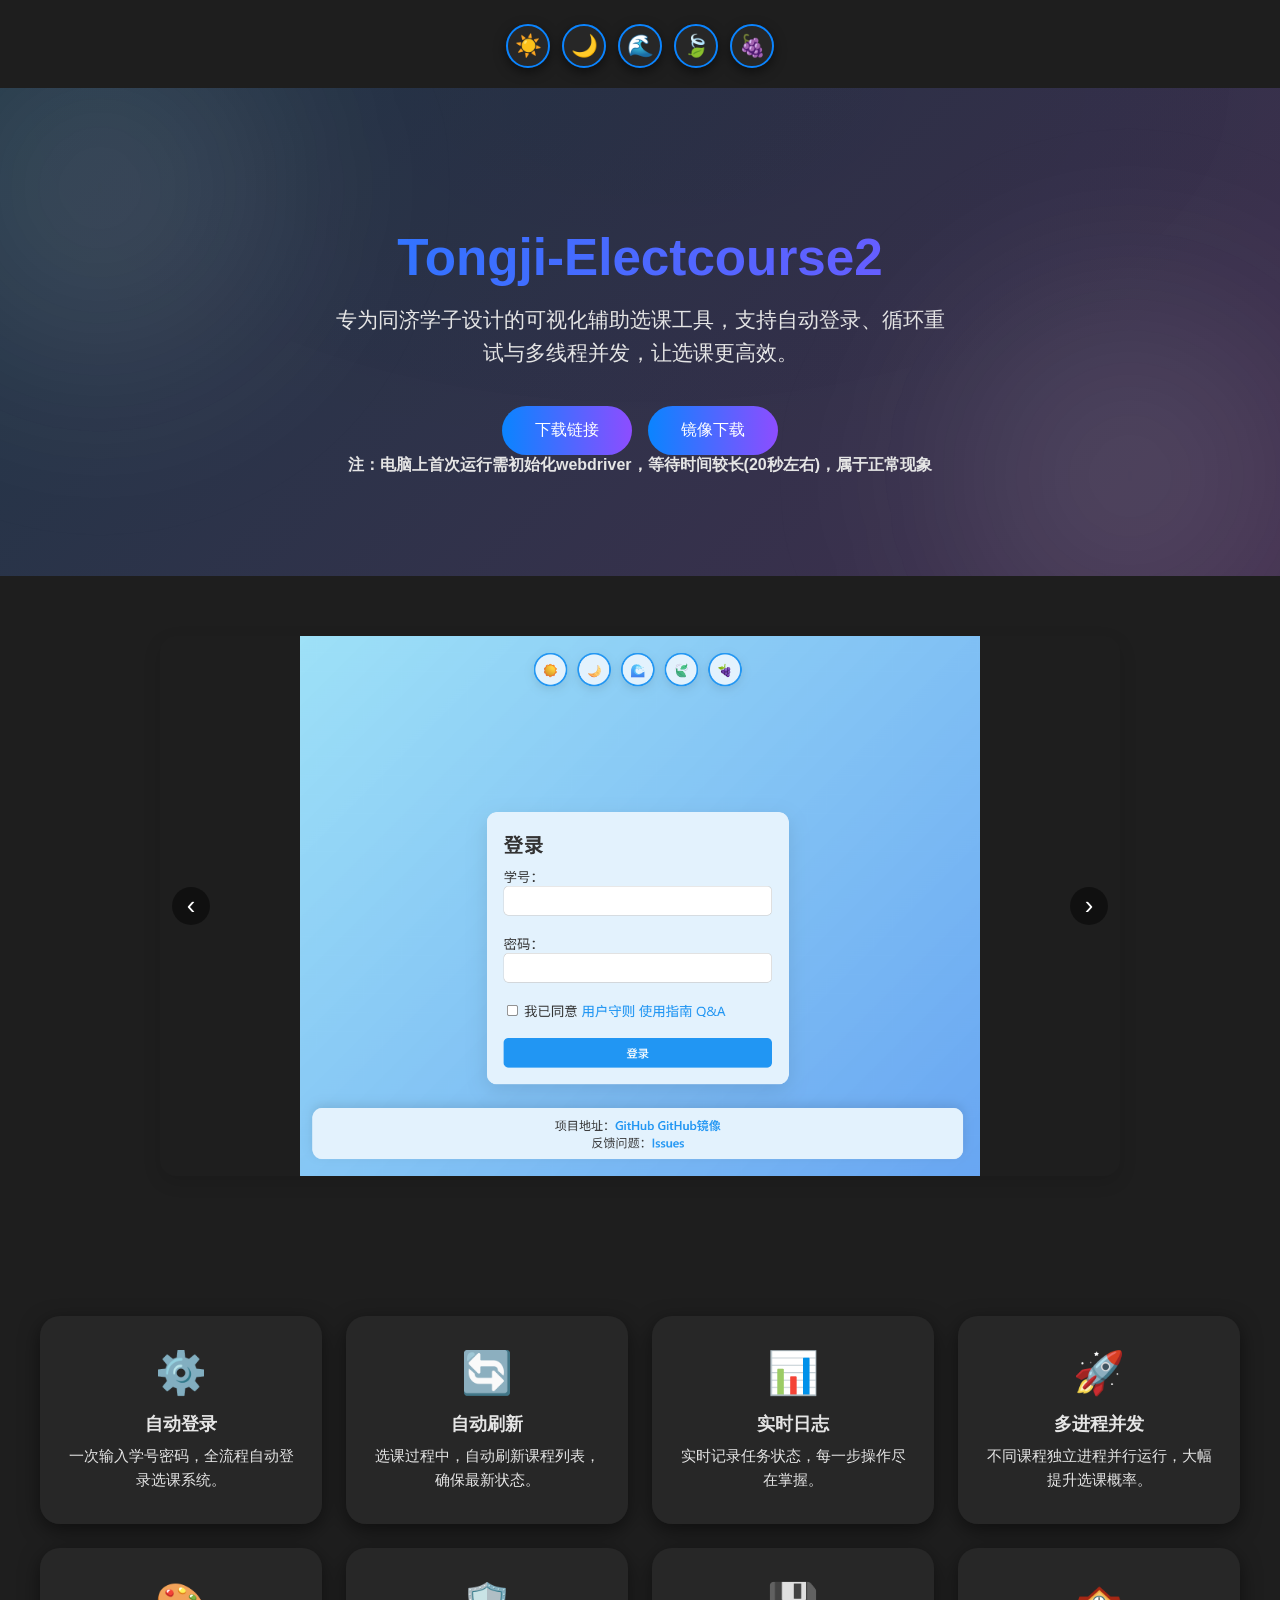
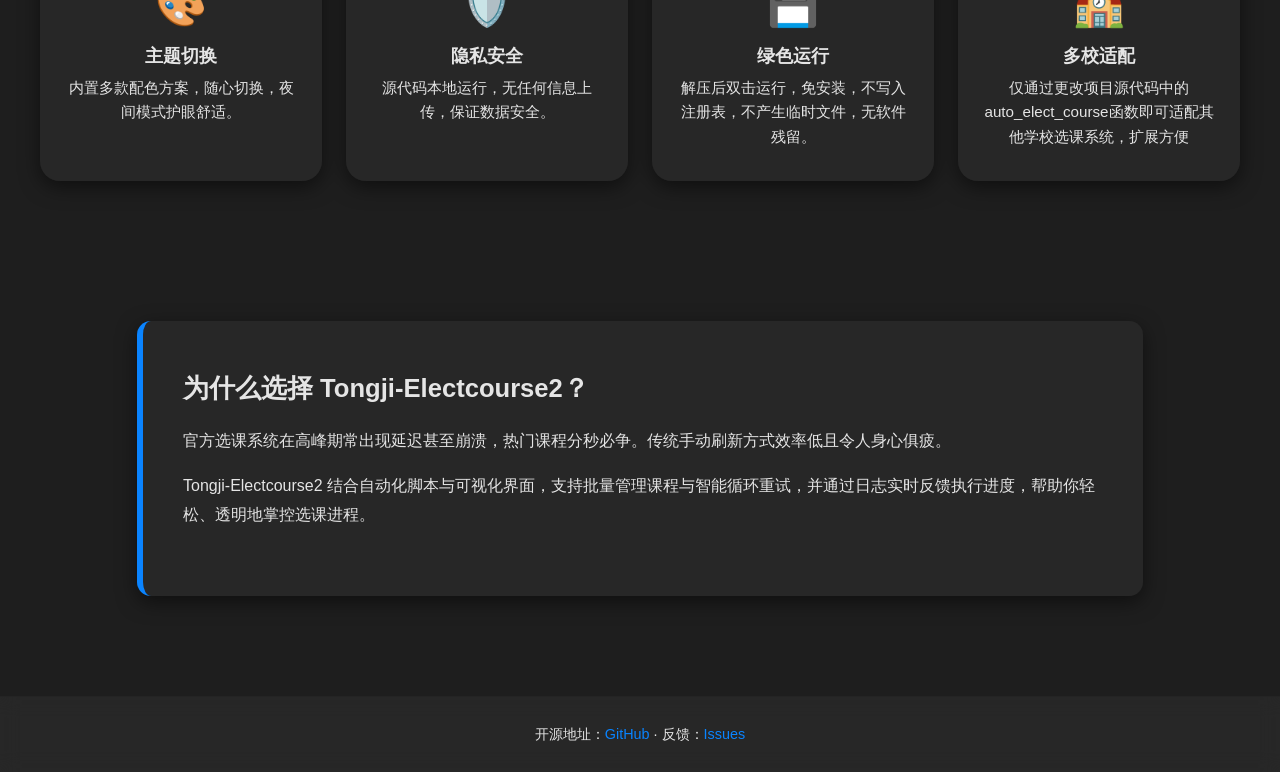
<file: UI_v1/introduction.html>
<!DOCTYPE html>
<html lang="zh-CN">
<head>
  <meta charset="UTF-8" />
  <meta
  name="viewport"
  content="width=device-width,initial-scale=1.0,maximum-scale=1,user-scalable=no,viewport-fit=cover"/>
  <title>Tongji‑Electcourse2 | 软件介绍</title>
  <meta name="viewport" content="width=device-width, initial-scale=1.0" />
  <!-- 公共样式 -->
  <link rel="stylesheet" href="styles/theme.css" />
  <link rel="stylesheet" href="styles/link.css" />
  <style>
    /* =============== 全局 =============== */
    :root {
      /* 允许快速调整主色调渐变 */
      --grad-start: var(--accent);
      --grad-end: #8d4dff;
    }

    @keyframes fadeInUp {
      from { opacity: 0; transform: translateY(40px); }
      to   { opacity: 1; transform: translateY(0); }
    }

    body {
      margin: 0;
      display: flex;
      flex-direction: column;
      min-height: 100vh;
      background: var(--bg-color);
      color: var(--text-color);
      font-family: var(--font);
      -webkit-font-smoothing: antialiased;
      transition: background 0.3s, color 0.3s;
    }

    /* =============== 顶部主题切换 =============== */
    .theme-toggle {
      display: flex;
      justify-content: center;
      gap: 12px;
      padding: 24px 0 0;
      animation: fadeInUp 0.6s ease-out 0.1s both;
    }
    .theme-btn { cursor: pointer; font-size: 1.35rem; line-height: 1; }

    /* =============== Hero =============== */
    .hero {
      text-align: center;
      padding: 140px 20px 100px;
      background: radial-gradient(100% 140% at 50% 0%, rgba(0,0,0,0.05) 0%, rgba(0,0,0,0) 60%),
                  linear-gradient(135deg, rgba(0, 120, 215, 0.18) 0%, rgba(180, 80, 255, 0.18) 100%),
                  var(--card-bg);
      position: relative;
      overflow: hidden;
    }
    .hero::before, .hero::after {
      content: "";
      position: absolute;
      background: radial-gradient(circle at center, rgba(255,255,255,0.12) 0%, rgba(255,255,255,0) 70%);
      width: 600px; height: 600px;
      border-radius: 50%;
      filter: blur(60px);
      z-index: 0;
      pointer-events: none;
      animation: float 14s ease-in-out infinite;
    }
    .hero::before { top: -200px; left: -200px; }
    .hero::after  { bottom: -200px; right: -150px; animation-delay: -5s; }
    @keyframes float {
      0%,100% { transform: translateY(0) translateX(0); }
      50%      { transform: translateY(40px) translateX(20px); }
    }

    .hero-content { position: relative; z-index: 1; animation: fadeInUp 0.8s ease-out 0.2s both; }
    .hero h1 {
      font-size: clamp(2.2rem, 5vw, 3.2rem);
      margin: 0 0 16px;
      background: linear-gradient(90deg, var(--grad-start) 0%, var(--grad-end) 100%);
      background-clip: text;
      -webkit-text-fill-color: transparent;
    }
    .hero p {
      font-size: clamp(1rem, 2.5vw, 1.3rem);
      max-width: 620px;
      margin: 0 auto 36px;
      line-height: 1.6;
    }
    .hero button {
      padding: 14px 32px;
      font-size: 1rem;
      border: none;
      border-radius: 999px;
      background: linear-gradient(90deg, var(--grad-start) 0%, var(--grad-end) 100%);
      color: #fff;
      cursor: pointer;
      transition: filter 0.2s, transform 0.1s;
    }
    .hero button:hover { filter: brightness(1.1); transform: translateY(-3px); }
    .hero button:active { transform: translateY(0); }
    .button-group {
      display: flex;
      flex-wrap: wrap; /* 允许换行以适应小屏幕 */
      justify-content: center;
      gap: 16px; /* 按钮之间的间距 */
      margin-top: 24px;
    }

    .button-group button {
      padding: 14px 24px;
      font-size: 1rem;
      border: none;
      border-radius: 999px;
      background: linear-gradient(90deg, var(--grad-start) 0%, var(--grad-end) 100%);
      color: #fff;
      cursor: pointer;
      transition: filter 0.2s, transform 0.1s;
      min-width: 130px;
      text-align: center;
    }

    /* 波浪分隔 */
    .wave {
      position: relative;
      height: 80px;
      margin-top: -80px; /* 与 hero 重叠 */
      overflow: hidden;
    }
    .wave svg { display: block; width: 200%; height: 100%; }

    /* =============== Features =============== */
    .features {
      display: grid;
      gap: 24px;
      grid-template-columns: repeat(auto-fit, minmax(260px, 1fr));
      padding: 80px 20px;
      max-width: 1200px;
      width: 100%;
      margin: 0 auto;
      animation: fadeInUp 0.8s ease-out 0.4s both;
    }

    .feature-card {
      background: var(--card-bg);
      border-radius: 20px;
      padding: 32px 24px;
      box-shadow: 0 6px 20px var(--shadow);
      backdrop-filter: blur(8px);
      text-align: center;
      transition: transform 0.25s ease, box-shadow 0.25s ease;
    }
    .feature-card:hover {
      transform: translateY(-6px) rotateX(4deg) rotateY(-3deg);
      box-shadow: 0 12px 36px var(--shadow);
    }
    .feature-icon {
      font-size: 2.6rem;
      margin-bottom: 14px;
      /* background: linear-gradient(90deg, var(--grad-start) 0%, var(--grad-end) 100%);
      background-clip: text;
      -webkit-text-fill-color: transparent; */
    }
    .feature-title { font-size: 1.15rem; font-weight: 600; margin-bottom: 8px; }
    .feature-desc  { font-size: 0.95rem; line-height: 1.6; }

    /* 手机端适配 */
    @media (max-width: 768px) {
      .features {
        padding: 40px 16px; /* 减小上下和左右内边距 */
        margin: 0 -16px;    /* 抵消 body 的 padding，避免留白 */
        width: calc(100% + 32px); /* 补偿 margin 的负值，保持视觉居中 */
        max-width: none;    /* 移除最大宽度限制，让内容撑满屏幕 */
      }

      .feature-card {
        border-radius: 12px; /* 可选：减小圆角，更适合移动端 */
        padding: 24px 16px;  /* 可选：调整内边距 */
      }
    }

    /* =============== 概述 =============== */
    .overview {
      max-width: 920px;
      margin: 60px auto 100px;
      padding: 50px 40px;
      background: var(--card-bg);
      border-left: 6px solid var(--accent);
      border-radius: 14px;
      box-shadow: 0 6px 20px var(--shadow);
      animation: fadeInUp 0.8s ease-out 0.6s both;
    }
    .overview h2 { margin-top: 0; font-size: 1.6rem; }
    .overview p  { line-height: 1.8; margin: 16px 0; }

    /* =============== Footer =============== */
    footer {
      margin-top: auto;
      padding: 28px 20px;
      text-align: center;
      font-size: 0.9rem;
      background: var(--card-bg);
      backdrop-filter: blur(10px);
      border-top: 1px solid rgba(0,0,0,0.05);
    }
    footer a { color: var(--accent); text-decoration: none; }
    footer a:hover { text-decoration: underline; }

    /* === 防止横向滚动 === */
    html, body {
      overflow-x: hidden;          /* 彻底关掉水平滚动条 */
      max-width: 100vw;            /* 抑制超宽元素撑出视口 */
      touch-action: pan-y;         /* 仅允许垂直手势，提升滚动流畅度 */
    }

    /* 修正极少数 transform‑scale/absolute 元素可能撑宽的问题 */
    *:where(div, section, header, footer) {
      max-width: 100%;
    }

    /* === Carousel 样式=== */
    .carousel {
      position: relative;
      width: 90%;                     /* 留点左右留白 */
      max-width: 960px;               /* 桌面端上限 */
      height: clamp(220px, 56vw, 540px);  /* 小屏 220px，随宽度增长，但不超 540px */
      margin: 60px auto;
      overflow: hidden;
      border-radius: 16px;
      box-shadow: 0 6px 18px rgba(0,0,0,.12);
    }

    .carousel-track {
      display: flex;
      height: 100%;
      overflow-x: auto;
      scroll-snap-type: x mandatory;
      scroll-behavior: smooth;
      -webkit-overflow-scrolling: touch;
    }

    .carousel-track img {
      flex: 0 0 100%;
      height: 100%;
      width: 100%;
      object-fit: contain;            /* 保证整张完整可见 */
      scroll-snap-align: center;
      user-select: none;
    }

    .carousel-track::-webkit-scrollbar { display: none; } /* 隐藏滚动条 */

    /* 导航按钮（可选） */
    .carousel-btn {
      position: absolute;
      top: 50%;
      transform: translateY(-50%);
      background: rgba(0,0,0,.45);
      border: none;
      color: #fff;
      width: 38px;
      height: 38px;
      border-radius: 50%;
      font-size: 1.6rem;
      cursor: pointer;
      display: flex;
      align-items: center;
      justify-content: center;
      transition: background .2s;
    }
    .carousel-btn:hover { background: rgba(0,0,0,.6); }
    .carousel-btn.prev { left: 12px; }
    .carousel-btn.next { right: 12px; }

    /* 手机端适配 */
    @media (max-width: 768px) {
      .carousel {
        width: 100vw;                    /* 占满整个视口宽度 */
        max-width: none;                 /* 移除最大宽度限制 */
        margin-left: 50%;                /* 水平居中 */
        transform: translateX(-50%);     /* 补偿偏移，实现居中 */
        padding: 0;                      /* 移除默认 padding */
        border-radius: 0;                /* 可选：移动端去掉圆角更简洁 */
        box-shadow: none;                /* 可选：去掉阴影提升性能 */
      }
      .carousel-btn { width: 32px; height: 32px; font-size: 1.3rem; }
      .carousel-track img {
        object-fit: contain;               /* 图片撑满容器，保持比例 */
      }
    }

    /* =============== 手机端适配 =============== */
    @media (max-width: 640px) {
      .hero { padding: 100px 16px 80px; }
      .hero p { margin-bottom: 28px; }
      .hero button { width: 100%; }

      .features { grid-template-columns: 1fr; padding: 60px 16px; }
      .feature-card { padding: 26px 20px; }

      .overview { margin: 50px 16px 80px; padding: 40px 26px; }
    }
  </style>
</head>
<body>
  <!-- 主题切换按钮 -->
  <div class="theme-toggle">
    <div class="theme-btn" id="lightBtn">☀️</div>
    <div class="theme-btn" id="darkBtn">🌙</div>
    <div class="theme-btn" id="blueBtn">🌊</div>
    <div class="theme-btn" id="greenBtn">🍃</div>
    <div class="theme-btn" id="purpleBtn">🍇</div>
  </div>

  <!-- Hero -->
  <header class="hero">
    <h1>Tongji‑Electcourse2</h1>
    <p>专为同济学子设计的可视化辅助选课工具，支持自动登录、循环重试与多线程并发，让选课更高效。</p>
    <div class="button-group">
    <button onclick="window.location.href='https://github.com/boatchanting/Tongji-electcourse2/releases/ '">下载链接</button>
    <button onclick="window.location.href='https://gh-proxy.com/github.com/boatchanting/Tongji-electcourse2/releases/download/Tongji-Electcourse2-v1.3.1/Tongji-electcourse2v1.3.1.exe'">镜像下载</button></div>
    <strong>注：电脑上首次运行需初始化webdriver，等待时间较长(20秒左右)，属于正常现象</strong>
  </header>

  <!-- 图片轮播 Carousel -->
  <section class="carousel" aria-label="软件界面滚动预览">
    <div class="carousel-track">
      <img src="img/p1.png" alt="软件界面示例 1">
      <img src="img/p2.png" alt="软件界面示例 2">
      <img src="img/p3.png" alt="软件界面示例 3">
      <img src="img/p4.png" alt="软件界面示例 4">
      <img src="img/p5.png" alt="软件界面示例 5">
      <img src="img/p6.png" alt="软件界面示例 5">
    </div>

    <!-- 如果想要手动导航按钮，可以保留 ↓，不需要就删掉 -->
    <button class="carousel-btn prev" aria-label="上一张">‹</button>
    <button class="carousel-btn next" aria-label="下一张">›</button>
  </section>


  <!-- 功能亮点 -->
  <section class="features">
    <div class="feature-card">
      <div class="feature-icon">⚙️</div>
      <div class="feature-title">自动登录</div>
      <div class="feature-desc">一次输入学号密码，全流程自动登录选课系统。</div>
    </div>
    <div class="feature-card">
      <div class="feature-icon">🔄</div>
      <div class="feature-title">自动刷新</div>
      <div class="feature-desc">选课过程中，自动刷新课程列表，确保最新状态。</div>
    </div>
    <div class="feature-card">
      <div class="feature-icon">📊</div>
      <div class="feature-title">实时日志</div>
      <div class="feature-desc">实时记录任务状态，每一步操作尽在掌握。</div>
    </div>
    <div class="feature-card">
      <div class="feature-icon">🚀</div>
      <div class="feature-title">多进程并发</div>
      <div class="feature-desc">不同课程独立进程并行运行，大幅提升选课概率。</div>
    </div>
    <div class="feature-card">
      <div class="feature-icon">🎨</div>
      <div class="feature-title">主题切换</div>
      <div class="feature-desc">内置多款配色方案，随心切换，夜间模式护眼舒适。</div>
    </div>
    <div class="feature-card">
      <div class="feature-icon">🛡️</div>
      <div class="feature-title">隐私安全</div>
      <div class="feature-desc">源代码本地运行，无任何信息上传，保证数据安全。</div>
    </div>
    <div class="feature-card">
      <div class="feature-icon">💾</div>
      <div class="feature-title">绿色运行</div>
      <div class="feature-desc">解压后双击运行，免安装，不写入注册表，不产生临时文件，无软件残留。</div>
    </div>
    <div class="feature-card">
      <div class="feature-icon">🏫</div>
      <div class="feature-title">多校适配</div>
      <div class="feature-desc">仅通过更改项目源代码中的auto_elect_course函数即可适配其他学校选课系统，扩展方便</div>
    </div>
  </section>

  <!-- 软件概述 -->
  <section class="overview">
    <h2>为什么选择 Tongji‑Electcourse2？</h2>
    <p>官方选课系统在高峰期常出现延迟甚至崩溃，热门课程分秒必争。传统手动刷新方式效率低且令人身心俱疲。</p>
    <p>Tongji‑Electcourse2 结合自动化脚本与可视化界面，支持批量管理课程与智能循环重试，并通过日志实时反馈执行进度，帮助你轻松、透明地掌控选课进程。</p>
  </section>
  
  <!-- Footer -->
  <footer>
    开源地址：<a href="https://github.com/boatchanting/Tongji-Electcourse2" target="_blank">GitHub</a> · 反馈：<a href="https://github.com/boatchanting/Tongji-Electcourse2/issues" target="_blank">Issues</a>
  </footer>

  <!-- 主题切换 -->
  <script src="scripts/theme.js"></script>

<script>
document.addEventListener('DOMContentLoaded', () => {
  const track   = document.querySelector('.carousel-track');
  const slides  = track.querySelectorAll('img');
  const prevBtn = document.querySelector('.carousel-btn.prev');
  const nextBtn = document.querySelector('.carousel-btn.next');

  let index = 0;                                   // 当前页指针
  const slideWidth = () => track.clientWidth;      // 每次实时取，适配响应式

  /* —— 滚动到指定索引（环形） —— */
  function go(delta) {
    index = (index + delta + slides.length) % slides.length;
    track.scrollTo({ left: index * slideWidth(), behavior: 'smooth' });
  }

  /* 手动按钮 */
  prevBtn?.addEventListener('click', () => go(-1));
  nextBtn?.addEventListener('click', () => go( 1));

  /* 自动轮播（5 s） */
  let timer = setInterval(() => go(1), 5000);

  /* 用户按住/滑动时暂停，放开继续 */
  track.addEventListener('pointerdown', () => clearInterval(timer));
  track.addEventListener('pointerup',   () => timer = setInterval(() => go(1), 5000));

  /* 处理窗口大小变化防止错位 */
  window.addEventListener('resize', () => track.scrollLeft = index * slideWidth());
});
</script>

</body>
</html>
</file>
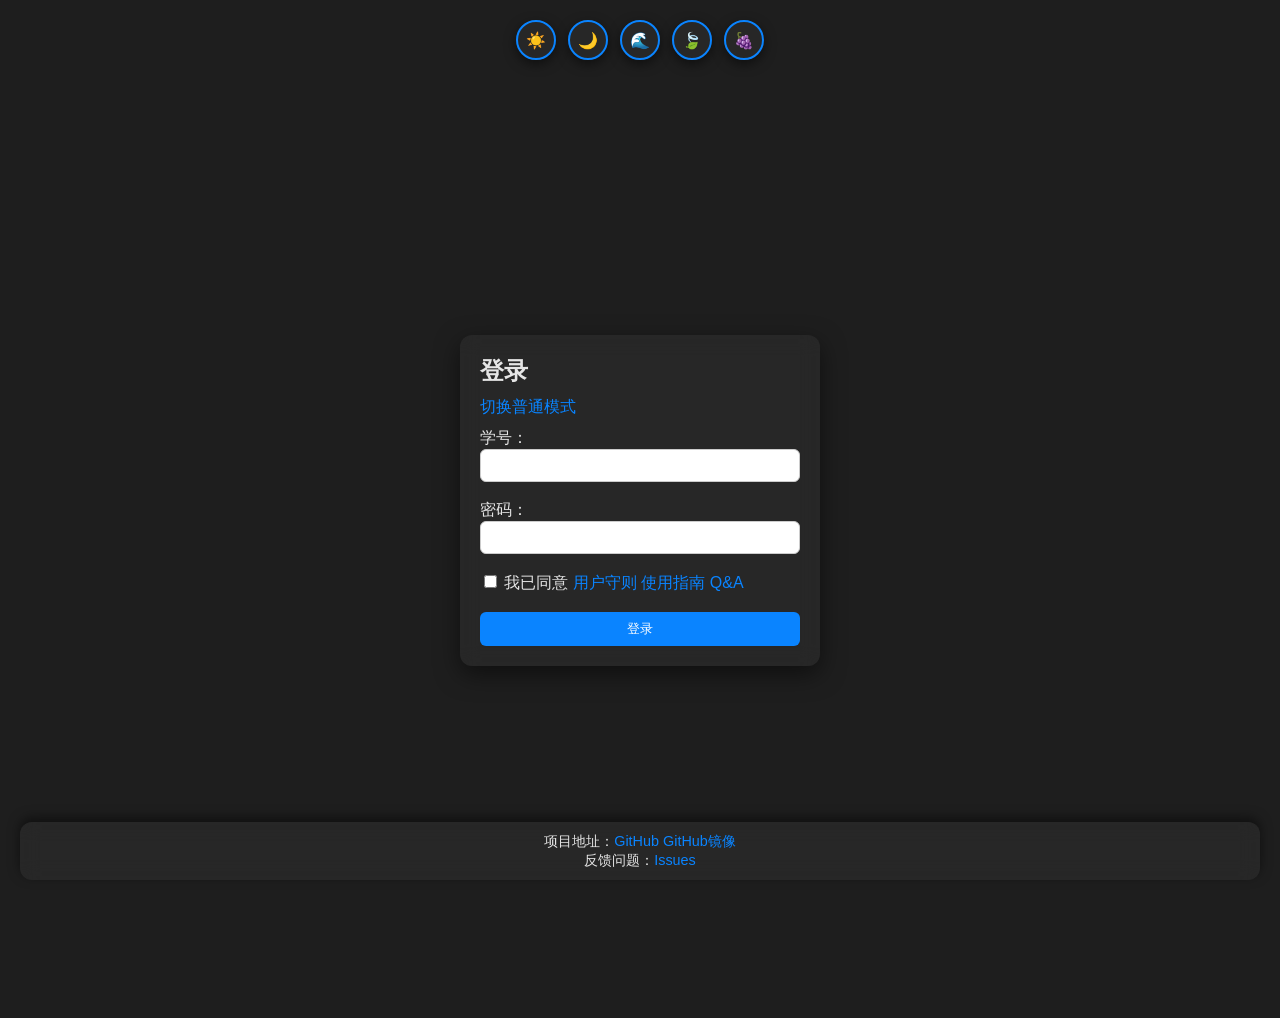
<file: UI_v1/system-schedule.html>
<!DOCTYPE html>
<html lang="zh-CN">
<head>
  <meta charset="UTF-8" />
  <title>Tongji-Electcourse2</title>
  <meta name="viewport" content="width=device-width, initial-scale=1.0" />
  <link rel="stylesheet" href="styles/theme.css"/><!-- 主题样式 -->
  <link rel="stylesheet" href="styles/modal.css"/><!-- 通用模态框样式 -->
  <link rel="stylesheet" href="styles/qa_modal.css"/><!-- Q&A模态框样式 -->
  <link rel="stylesheet" href="styles/guide_modal.css"/><!-- 用户指引模态框样式 -->
  <link rel="stylesheet" href="styles/link.css"/><!-- 链接样式 -->
  <link rel="stylesheet" href="styles/scrollbar.css"/><!-- 滚动条样式 -->
  <link rel="stylesheet" href="styles/log_table.css"/><!-- 日志表格样式 -->
  <style>
    /* ---------- 全局 ---------- */
    * { box-sizing: border-box; }
    body {
      font-family: var(--font);
      background: var(--bg-color);
      color: var(--text-color);
      margin: 0; padding: 20px;
      transition: background 0.3s, color 0.3s;
      display: flex;
      flex-direction: column;
      min-height: 100vh;
    }
    h2, h3 { margin: 0 0 10px; }

    .card {
      background: var(--card-bg);
      backdrop-filter: blur(10px);
      border-radius: 12px;
      box-shadow: 0 8px 24px var(--shadow);
      padding: 20px;
      margin-bottom: 20px;
      transition: background 0.3s, box-shadow 0.3s;
    }

    button {
      font-family: var(--font);
      background: var(--accent);
      color: #fff;
      border: none;
      border-radius: 6px;
      padding: 8px 16px;
      cursor: pointer;
      transition: background 0.2s, transform 0.1s;
    }
    button:hover { background: shade(var(--accent), 0.9); transform: translateY(-1px); }
    button:active { transform: translateY(0); }
    button.delete-btn {
      background: transparent;
      color: #e74856;      /* 红色警告色 */
      border: 1px solid #e74856;
      border-radius: 6px;
      padding: 8px 16px;
      transition: background 0.2s, color 0.2s;
    }
    button.delete-btn:hover {
      background: rgba(231,72,86,0.1);
    }

    input {
      font-family: var(--font);
      padding: 8px;
      border: 1px solid #ccc;
      border-radius: 6px;
      outline: none;
      transition: border-color 0.2s;
    }
    input:focus { border-color: var(--accent); }

    table {
      width: 100%;
      border-collapse: collapse;
      margin-top: 10px;
    }
    th, td {
      padding: 12px;
      text-align: center;
      border-bottom: 1px solid #ddd;
    }
    th { background: var(--card-bg); }
    tr:hover td { background: #f9f9f9; }

    textarea {
      width: 100%;
      border: 1px solid #ccc;
      border-radius: 6px;
      padding: 10px;
      resize: vertical;
      font-family: var(--font);
    }

    /* ---------- 登录居中 ---------- */
    .login-wrapper {
      display: flex;
      justify-content: center;
      align-items: center;
      height: calc(100vh - 40px);
    }

    /* ---------- footer ---------- */
    footer {
      position: sticky;
      bottom: 20px;
      left: auto;
      transform: none;
      background: var(--card-bg);
      backdrop-filter: blur(10px);
      padding: 10px 20px;
      border-radius: 12px;
      box-shadow: 0 -4px 12px var(--shadow);
      text-align: center;
      font-size: 0.9em;
    }
    footer a {
      color: var(--accent);
      text-decoration: none;
      font-weight: 500;
    }
    footer a:hover {
      text-decoration: underline;
    }
  </style>
</head>
<body>
  <!-- 主题切换 -->
  <div class="theme-toggle">
    <div class="theme-btn" id="lightBtn">☀️</div>
    <div class="theme-btn" id="darkBtn">🌙</div>
    <div class="theme-btn" id="blueBtn">🌊</div>
    <div class="theme-btn" id="greenBtn">🍃</div>
    <div class="theme-btn" id="purpleBtn">🍇</div>
  </div>

  <!-- 操作引导模态框 -->
  <div id="guide-modal" class="guide-modal-overlay">
    <div class="guide-modal">
      <div class="guide-modal-header">
        <h3>Tongji-Electcourse2使用指南</h3>
        <button id="guide-closeBtn" class="guide-modal-close">×</button>
      </div>
      <div id="guide-content" class="guide-modal-body">
        <!-- 文本由 JS 填充 -->
      </div>
      <div class="guide-modal-footer">
        <button id="guide-prevBtn" class="guide-btn guide-prevBtn">上一步</button>
        <button id="guide-nextBtn" class="guide-btn guide-nextBtn">下一步</button>
      </div>
    </div>
  </div>

  <!-- Q&A 模态框结构 -->
  <div id="qa-modal" class="qa-modal-overlay">
    <div class="qa-modal">
      <div class="qa-modal-header">
        <h3>Q&A</h3>
        <button id="qa-closeBtn" class="qa-modal-close">×</button>
      </div>
      <div id="qa-content" class="qa-modal-body">
        <!-- 由 JS 填充 -->
      </div>
      <div class="qa-modal-footer">
        <button id="qa-prevBtn" class="qa-btn qa-prevBtn">上一个</button>
        <button id="qa-nextBtn" class="qa-btn qa-nextBtn">下一个</button>
      </div>
    </div>
  </div>

  <!-- 登录界面 -->
  
  <div id="login" class="login-wrapper">
    <div class="card" style="max-width:360px; width:100%;">
      <h2>登录</h2>
      <!-- 定时模式按钮 -->
    <a href="system.html" id="schedule-button" class="button">
      切换普通模式
    </a>
      <div style="margin-top:10px;">
        <label>学号：</label><br>
        <input id="username" type="text" style="width:100%;"><br><br>
        <label>密码：</label><br>
        <input id="password" type="password" style="width:100%;"><br><br>
        <label><input type="checkbox" id="agree" /> 我已同意 <a href="user_agreement.html">用户守则</a>
          <a href="javascript:void(0)" id="guide-showLink">使用指南</a>
          <a href="javascript:void(0)" id="qa-showLink">Q&A</a>
          <!--<a href="introduction.html" id="qa-showLink">软件介绍</a>-->
          </label> <br><br>
        <button style="width:100%;" onclick="login()">登录</button>
      </div>
    </div>
  </div>

  <!-- 主界面 -->
  <div id="main" style="display:none;">
    <div class="card">
      <div style="display:flex; justify-content: space-between; align-items: center;">
        <h2>选课任务管理</h2>
        <button onclick="viewLogin()" style="background:transparent; color:var(--accent); box-shadow:none; padding:4px 8px;">查看登录信息</button>
      </div>
      <div style="display:flex; gap:10px; align-items:center; flex-wrap:wrap;">
        <div>
          <label>课程编号：</label><br>
          <input id="course_no" type="text">
        </div>
        <div>
          <label>最大重试次数：</label><br>
          <input id="max_retry" type="number" value="10000" min="1" style="width:60px">
        </div>
        <div style="align-self:flex-end;">
          <button onclick="addTask()">添加任务</button>
        </div>
      </div>

      <table>
        <thead>
          <tr>
            <th>课程编号</th>
            <th>最大重试</th>
            <th>状态</th>
            <th>操作</th>
            <th>备注</th>
            <th>删除</th>        <!-- 删除任务 -->
          </tr>
        </thead>
        <tbody id="tasks_body"></tbody>
      </table>

<!-- ------------------- 定时启动 ------------------- -->
<div class="card" id="timer-card">
  <h3>定时启动</h3>

  <!-- 模式选择 -->
  <label>
    <input type="radio" name="timer_mode" value="countdown" checked>
    倒计时
  </label>
  <input id="countdown_seconds" type="number" value="60" min="1" style="width:80px;"> 秒　

  <label style="margin-left:12px;">
    <input type="radio" name="timer_mode" value="fixed">
    指定时间
  </label>
  <input id="fixed_time" type="datetime-local" style="width:200px;">

  <button id="setTimerBtn" style="margin-left:12px;">设定</button>

  <!-- 剩余时间显示 -->
  <span id="timer_display" style="margin-left:20px; font-weight:600;"></span>
</div>



      <h3 style="margin-top:20px; display:flex; align-items:center;">
        日志输出
        <div style="margin-left:auto; gap:8px; display:flex;">
          <!-- <button onclick="exportLogs('txt')">复制&nbsp;TXT</button>
          <button onclick="exportLogs('json')">复制&nbsp;JSON</button> -->
          <!-- 该功能尚未实现 -->
        </div>
      </h3>

      <div class="log-table-container">
        <table class="log-table">
          <thead>
            <tr>
              <th>时间</th>
              <th>日志信息</th>
            </tr>
          </thead>
          <tbody id="log_body"></tbody>
        </table>
      </div>

    </div>
  </div>

  <!--错误信息弹窗 -->
  <!-- 放在<body>底部，使用公用的 .modal-overlay/.modal 样式 -->
  <div id="modal-error" class="modal-overlay">
    <div class="modal">
      <div class="modal-header">
        <h3>Tongji-Electcourse2</h3>
        <button class="modal-close" onclick="hideErrorModal()">×</button>
      </div>
      <div class="modal-body" id="modal-error-body">
        <!-- 错误信息由 JS 填充 -->
      </div>
      <div class="modal-footer">
        <button onclick="hideErrorModal()">确定</button>
      </div>
    </div>
  </div>
  <!-- 确认信息弹窗 -->
  <!-- 放在<body>底部，与 error Modal 平级 -->
  <div id="modal-confirm" class="modal-overlay">
    <div class="modal">
      <div class="modal-header">
        <h3>Tongji-Electcourse2</h3>
        <button class="modal-close" onclick="hideConfirmModal(false)">×</button>
      </div>
      <div class="modal-body" id="modal-confirm-body">
        <!-- 文本由 JS 填充 -->
      </div>
      <div class="modal-footer">
        <button onclick="hideConfirmModal(false)">取消</button>
        <button onclick="hideConfirmModal(true)">确定</button>
      </div>
    </div>
  </div>

  <!-- footer -->
  <footer>
    项目地址：<a href="https://github.com/boatchanting/Tongji-Electcourse2" target="_blank">GitHub</a>
    <a href="https://kkgithub.com/boatchanting/Tongji-Electcourse2" target="_blank">GitHub镜像</a><br>
    反馈问题：<a href="https://github.com/boatchanting/Tongji-Electcourse2/issues" target="_blank">Issues</a>
  </footer>

  <script src="scripts/theme.js"></script><!-- 主题逻辑 -->
  <script src="scripts/guide.js"></script><!-- 使用指南逻辑 -->
  <script src="scripts/qa.js"></script><!-- Q&A 逻辑 -->
  <script src="scripts/backend.js"></script><!-- 与后端交互逻辑 -->
  <script>// 标记是否已经弹出过弹窗
function showConfirmModal(msg) {
  document.getElementById('modal-confirm-body').innerHTML = msg;
  document.getElementById('modal-confirm').classList.add('active');
}

// 修改为包含链接的弹窗信息
const versionConflictMsg = `
  🎉 Tongji-Electcourse2 v1.2.1 更新！<br>
📣 本次更新包含以下重要功能：<br>
1. 改选课功能 📝<br>
2. 定时自动选课功能 ⏰<br>
3. 日志消息上限限制 📈<br>
  <a href="https://boatchanting.github.io/Tongji-electcourse2/UI_v1/introduction.html" target="_blank" style="color:var(--accent);text-decoration: underline;">软件说明及下载页面 &gt;&gt;</a>
`;

let versionConflictModalShown = false;

function checkVersionAndNotify() {
  if (versionConflictModalShown) return;
  if (!window.pywebview || !window.pywebview.api) return;

  window.pywebview.api.get_version().then(function(data) {
    if (data && data.version !== "Tongji-electcourse2v1.2.1") {
      versionConflictModalShown = true;
      showConfirmModal(versionConflictMsg);
    }
  });
}

window.addEventListener('DOMContentLoaded', function() {
  setInterval(checkVersionAndNotify, 60 * 1000);
  setTimeout(checkVersionAndNotify, 1000);
});

</script>
<script src="scripts/scheduler.js"></script>
</body>
</html>
</file>
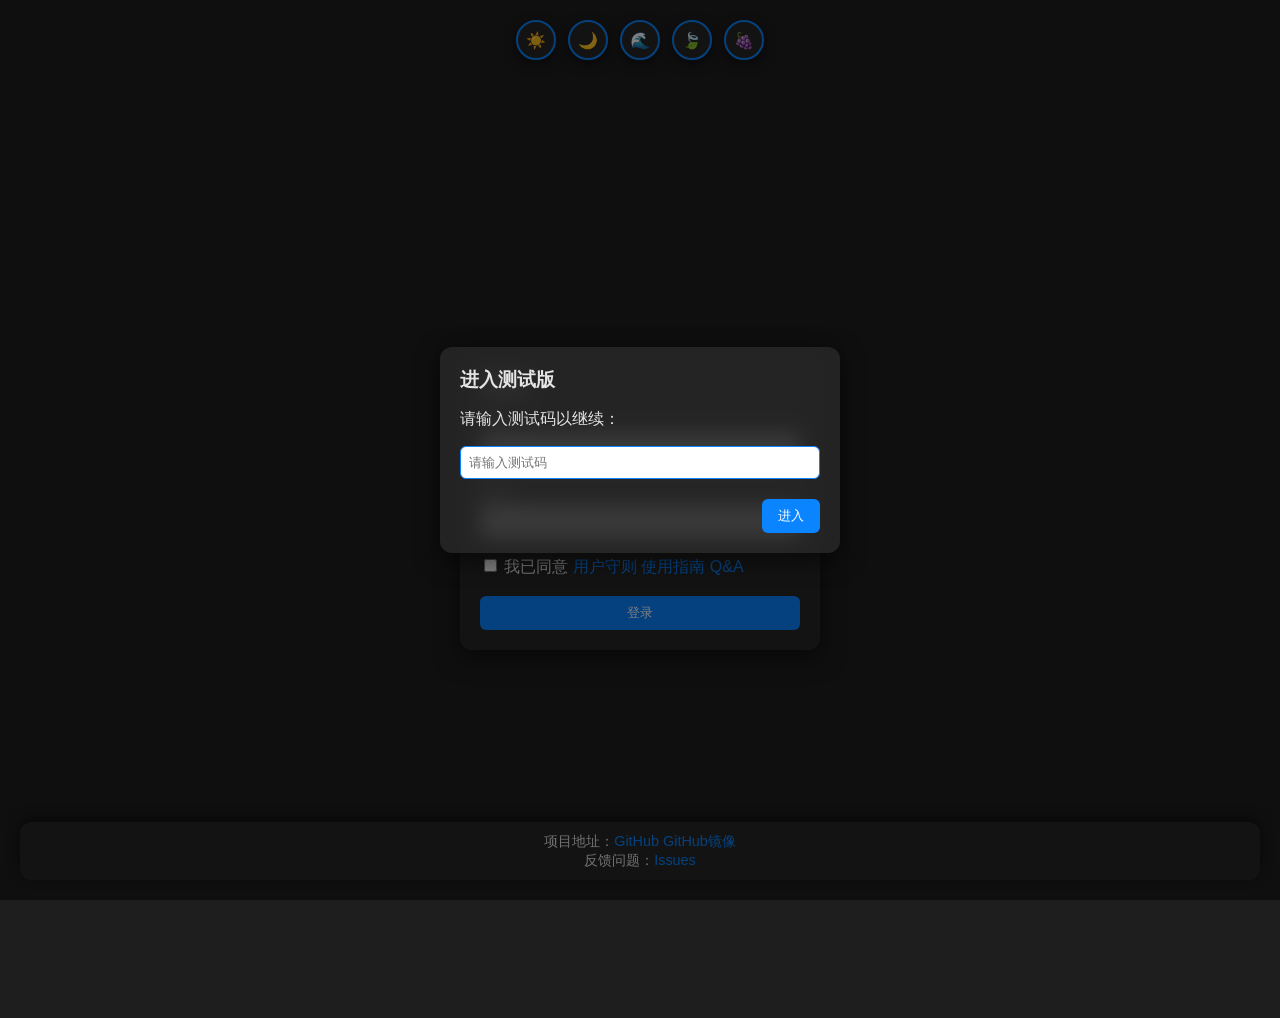
<file: UI_v1/system-scheduler.html>
<!DOCTYPE html>
<html lang="zh-CN">
<head>
  <meta charset="UTF-8" />
  <title>Tongji-Electcourse2</title>
  <meta name="viewport" content="width=device-width, initial-scale=1.0" />
  <link rel="stylesheet" href="styles/theme.css"/><!-- 主题样式 -->
  <link rel="stylesheet" href="styles/modal.css"/><!-- 通用模态框样式 -->
  <link rel="stylesheet" href="styles/qa_modal.css"/><!-- Q&A模态框样式 -->
  <link rel="stylesheet" href="styles/guide_modal.css"/><!-- 用户指引模态框样式 -->
  <link rel="stylesheet" href="styles/link.css"/><!-- 链接样式 -->
  <link rel="stylesheet" href="styles/scrollbar.css"/><!-- 滚动条样式 -->
  <link rel="stylesheet" href="styles/log_table.css"/><!-- 日志表格样式 -->
  <style>
    /* ---------- 全局 ---------- */
    * { box-sizing: border-box; }
    body {
      font-family: var(--font);
      background: var(--bg-color);
      color: var(--text-color);
      margin: 0; padding: 20px;
      transition: background 0.3s, color 0.3s;
      display: flex;
      flex-direction: column;
      min-height: 100vh;
    }
    h2, h3 { margin: 0 0 10px; }

    .card {
      background: var(--card-bg);
      backdrop-filter: blur(10px);
      border-radius: 12px;
      box-shadow: 0 8px 24px var(--shadow);
      padding: 20px;
      margin-bottom: 20px;
      transition: background 0.3s, box-shadow 0.3s;
    }

    button {
      font-family: var(--font);
      background: var(--accent);
      color: #fff;
      border: none;
      border-radius: 6px;
      padding: 8px 16px;
      cursor: pointer;
      transition: background 0.2s, transform 0.1s;
    }
    button:hover { background: shade(var(--accent), 0.9); transform: translateY(-1px); }
    button:active { transform: translateY(0); }
    button.delete-btn {
      background: transparent;
      color: #e74856;      /* 红色警告色 */
      border: 1px solid #e74856;
      border-radius: 6px;
      padding: 8px 16px;
      transition: background 0.2s, color 0.2s;
    }
    button.delete-btn:hover {
      background: rgba(231,72,86,0.1);
    }

    input {
      font-family: var(--font);
      padding: 8px;
      border: 1px solid #ccc;
      border-radius: 6px;
      outline: none;
      transition: border-color 0.2s;
    }
    input:focus { border-color: var(--accent); }

    table {
      width: 100%;
      border-collapse: collapse;
      margin-top: 10px;
    }
    th, td {
      padding: 12px;
      text-align: center;
      border-bottom: 1px solid #ddd;
    }
    th { background: var(--card-bg); }
    tr:hover td { background: #f9f9f9; }

    textarea {
      width: 100%;
      border: 1px solid #ccc;
      border-radius: 6px;
      padding: 10px;
      resize: vertical;
      font-family: var(--font);
    }

    /* ---------- 登录居中 ---------- */
    .login-wrapper {
      display: flex;
      justify-content: center;
      align-items: center;
      height: calc(100vh - 40px);
    }

    /* ---------- footer ---------- */
    footer {
      position: sticky;
      bottom: 20px;
      left: auto;
      transform: none;
      background: var(--card-bg);
      backdrop-filter: blur(10px);
      padding: 10px 20px;
      border-radius: 12px;
      box-shadow: 0 -4px 12px var(--shadow);
      text-align: center;
      font-size: 0.9em;
    }
    footer a {
      color: var(--accent);
      text-decoration: none;
      font-weight: 500;
    }
    footer a:hover {
      text-decoration: underline;
    }
  </style>
</head>
<body>
  <!-- 主题切换 -->
  <div class="theme-toggle">
    <div class="theme-btn" id="lightBtn">☀️</div>
    <div class="theme-btn" id="darkBtn">🌙</div>
    <div class="theme-btn" id="blueBtn">🌊</div>
    <div class="theme-btn" id="greenBtn">🍃</div>
    <div class="theme-btn" id="purpleBtn">🍇</div>
  </div>

  <!-- 操作引导模态框 -->
  <div id="guide-modal" class="guide-modal-overlay">
    <div class="guide-modal">
      <div class="guide-modal-header">
        <h3>Tongji-Electcourse2使用指南</h3>
        <button id="guide-closeBtn" class="guide-modal-close">×</button>
      </div>
      <div id="guide-content" class="guide-modal-body">
        <!-- 文本由 JS 填充 -->
      </div>
      <div class="guide-modal-footer">
        <button id="guide-prevBtn" class="guide-btn guide-prevBtn">上一步</button>
        <button id="guide-nextBtn" class="guide-btn guide-nextBtn">下一步</button>
      </div>
    </div>
  </div>

  <!-- Q&A 模态框结构 -->
  <div id="qa-modal" class="qa-modal-overlay">
    <div class="qa-modal">
      <div class="qa-modal-header">
        <h3>Q&A</h3>
        <button id="qa-closeBtn" class="qa-modal-close">×</button>
      </div>
      <div id="qa-content" class="qa-modal-body">
        <!-- 由 JS 填充 -->
      </div>
      <div class="qa-modal-footer">
        <button id="qa-prevBtn" class="qa-btn qa-prevBtn">上一个</button>
        <button id="qa-nextBtn" class="qa-btn qa-nextBtn">下一个</button>
      </div>
    </div>
  </div>

  <!-- 登录界面 -->
  
  <div id="login" class="login-wrapper">
    <div class="card" style="max-width:360px; width:100%;">
      <h2>登录</h2>
      <div style="margin-top:10px;">
        <label>学号：</label><br>
        <input id="username" type="text" style="width:100%;"><br><br>
        <label>密码：</label><br>
        <input id="password" type="password" style="width:100%;"><br><br>
        <label><input type="checkbox" id="agree" /> 我已同意 <a href="user_agreement.html">用户守则</a>
          <a href="javascript:void(0)" id="guide-showLink">使用指南</a>
          <a href="javascript:void(0)" id="qa-showLink">Q&A</a>
          <!--<a href="introduction.html" id="qa-showLink">软件介绍</a>-->
          </label> <br><br>
        <button style="width:100%;" onclick="login()">登录</button>
      </div>
    </div>
  </div>

  <!-- 主界面 -->
  <div id="main" style="display:none;">
    <div class="card">
      <div style="display:flex; justify-content: space-between; align-items: center;">
        <h2>选课任务管理</h2>
        <button onclick="viewLogin()" style="background:transparent; color:var(--accent); box-shadow:none; padding:4px 8px;">查看登录信息</button>
      </div>
      <div style="display:flex; gap:10px; align-items:center; flex-wrap:wrap;">
        <div>
          <label>课程编号：</label><br>
          <input id="course_no" type="text">
        </div>
        <div>
          <label>最大重试次数：</label><br>
          <input id="max_retry" type="number" value="10000" min="1" style="width:60px">
        </div>
        <div style="align-self:flex-end;">
          <button onclick="addTask()">添加任务</button>
        </div>
      </div>

      <table>
        <thead>
          <tr>
            <th>课程编号</th>
            <th>最大重试</th>
            <th>状态</th>
            <th>操作</th>
            <th>备注</th>
            <th>删除</th>        <!-- 删除任务 -->
          </tr>
        </thead>
        <tbody id="tasks_body"></tbody>
      </table>

<!-- ------------------- 定时启动 ------------------- -->
<div class="card" id="timer-card">
  <h3>定时启动</h3>

  <!-- 模式选择 -->
  <label>
    <input type="radio" name="timer_mode" value="countdown" checked>
    倒计时
  </label>
  <input id="countdown_seconds" type="number" value="60" min="1" style="width:80px;"> 秒　

  <label style="margin-left:12px;">
    <input type="radio" name="timer_mode" value="fixed">
    指定时间
  </label>
  <input id="fixed_time" type="datetime-local" style="width:200px;">

  <button id="setTimerBtn" style="margin-left:12px;">设定</button>

  <!-- 剩余时间显示 -->
  <span id="timer_display" style="margin-left:20px; font-weight:600;"></span>
</div>



      <h3 style="margin-top:20px; display:flex; align-items:center;">
        日志输出
        <div style="margin-left:auto; gap:8px; display:flex;">
          <!-- <button onclick="exportLogs('txt')">复制&nbsp;TXT</button>
          <button onclick="exportLogs('json')">复制&nbsp;JSON</button> -->
          <!-- 该功能尚未实现 -->
        </div>
      </h3>

      <div class="log-table-container">
        <table class="log-table">
          <thead>
            <tr>
              <th>时间</th>
              <th>日志信息</th>
            </tr>
          </thead>
          <tbody id="log_body"></tbody>
        </table>
      </div>

    </div>
  </div>

  <!--错误信息弹窗 -->
  <!-- 放在<body>底部，使用公用的 .modal-overlay/.modal 样式 -->
  <div id="modal-error" class="modal-overlay">
    <div class="modal">
      <div class="modal-header">
        <h3>Tongji-Electcourse2</h3>
        <button class="modal-close" onclick="hideErrorModal()">×</button>
      </div>
      <div class="modal-body" id="modal-error-body">
        <!-- 错误信息由 JS 填充 -->
      </div>
      <div class="modal-footer">
        <button onclick="hideErrorModal()">确定</button>
      </div>
    </div>
  </div>
  <!-- 确认信息弹窗 -->
  <!-- 放在<body>底部，与 error Modal 平级 -->
  <div id="modal-confirm" class="modal-overlay">
    <div class="modal">
      <div class="modal-header">
        <h3>Tongji-Electcourse2</h3>
        <button class="modal-close" onclick="hideConfirmModal(false)">×</button>
      </div>
      <div class="modal-body" id="modal-confirm-body">
        <!-- 文本由 JS 填充 -->
      </div>
      <div class="modal-footer">
        <button onclick="hideConfirmModal(false)">取消</button>
        <button onclick="hideConfirmModal(true)">确定</button>
      </div>
    </div>
  </div>

<!-- 测试码验证模态框 -->
<div id="testcode-modal" class="modal-overlay" style="display:flex;">
  <div class="modal">
    <div class="modal-header">
      <h3>进入测试版</h3>
    </div>
    <div class="modal-body">
      <p>请输入测试码以继续：</p>
      <input type="text" id="testcode-input" placeholder="请输入测试码" style="width:100%; padding:8px;" autofocus />
      <p id="testcode-error" style="color:red; display:none; margin-top:10px;">测试码错误，请重试</p>
    </div>
    <div class="modal-footer">
      <button onclick="checkTestCode()">进入</button>
    </div>
  </div>
</div>

  <!-- footer -->
  <footer>
    项目地址：<a href="https://github.com/boatchanting/Tongji-Electcourse2" target="_blank">GitHub</a>
    <a href="https://kkgithub.com/boatchanting/Tongji-Electcourse2" target="_blank">GitHub镜像</a><br>
    反馈问题：<a href="https://github.com/boatchanting/Tongji-Electcourse2/issues" target="_blank">Issues</a>
  </footer>

  <script src="scripts/theme.js"></script><!-- 主题逻辑 -->
  <script src="scripts/guide.js"></script><!-- 使用指南逻辑 -->
  <script src="scripts/qa.js"></script><!-- Q&A 逻辑 -->
  <script src="scripts/backend.js"></script><!-- 与后端交互逻辑 -->
  <script>// 标记是否已经弹出过弹窗
function showConfirmModal(msg) {
  document.getElementById('modal-confirm-body').innerHTML = msg;
  document.getElementById('modal-confirm').classList.add('active');
}

// 修改为包含链接的弹窗信息
const versionConflictMsg = `
  抱歉，经反馈，该版本出现了api冲突，您可以暂时选择下载上一稳定版本（v1.0.0），将尽快修复。<br>
  <a href="https://boatchanting.github.io/Tongji-electcourse2/UI_v1/introduction.html" target="_blank" style="color:var(--accent);text-decoration: underline;">软件说明及下载页面 &gt;&gt;</a>
`;

let versionConflictModalShown = false;

function checkVersionAndNotify() {
  if (versionConflictModalShown) return;
  if (!window.pywebview || !window.pywebview.api) return;

  window.pywebview.api.get_version().then(function(data) {
    if (data && data.version === "Tongji-electcourse2v1.1.0") {
      versionConflictModalShown = true;
      showConfirmModal(versionConflictMsg);
    }
  });
}

window.addEventListener('DOMContentLoaded', function() {
  setInterval(checkVersionAndNotify, 60 * 1000);
  setTimeout(checkVersionAndNotify, 1000);
});

</script>
<script src="scripts/scheduler.js"></script>
<script src="scripts/test.js"></script>
</body>
</html>
</file>
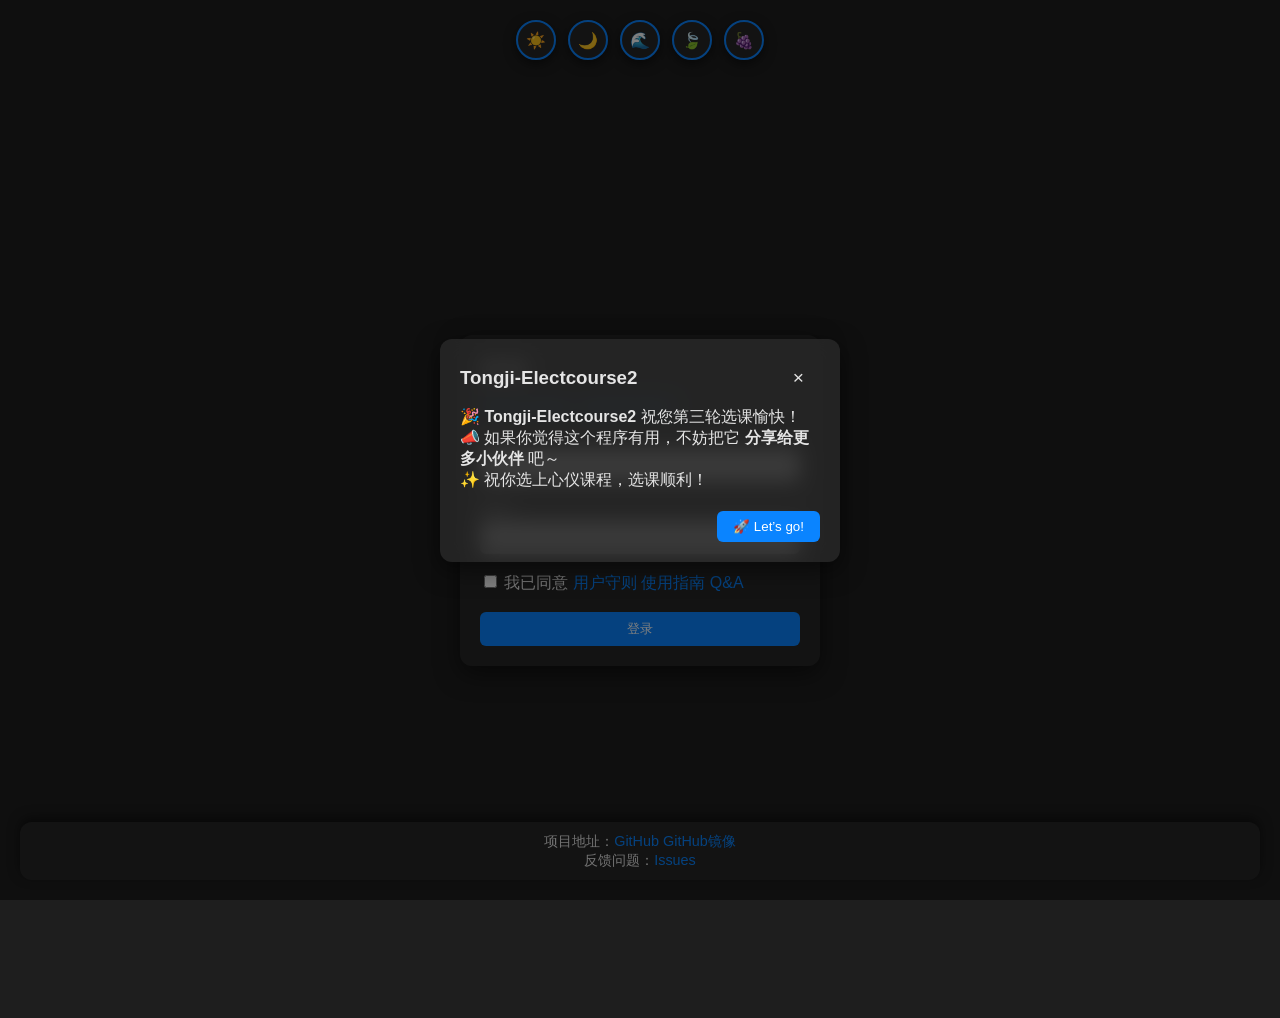
<file: UI_v1/system.html>
<!DOCTYPE html>
<html lang="zh-CN">
<head>
  <meta charset="UTF-8" />
  <title>Tongji-Electcourse2</title>
  <meta name="viewport" content="width=device-width, initial-scale=1.0" />
  <link rel="stylesheet" href="styles/theme.css"/><!-- 主题样式 -->
  <link rel="stylesheet" href="styles/modal.css"/><!-- 通用模态框样式 -->
  <link rel="stylesheet" href="styles/qa_modal.css"/><!-- Q&A模态框样式 -->
  <link rel="stylesheet" href="styles/guide_modal.css"/><!-- 用户指引模态框样式 -->
  <link rel="stylesheet" href="styles/link.css"/><!-- 链接样式 -->
  <link rel="stylesheet" href="styles/scrollbar.css"/><!-- 滚动条样式 -->
  <link rel="stylesheet" href="styles/log_table.css"/><!-- 日志表格样式 -->
  <style>
    /* ---------- 全局 ---------- */
    * { box-sizing: border-box; }
    body {
      font-family: var(--font);
      background: var(--bg-color);
      color: var(--text-color);
      margin: 0; padding: 20px;
      transition: background 0.3s, color 0.3s;
      display: flex;
      flex-direction: column;
      min-height: 100vh;
    }
    h2, h3 { margin: 0 0 10px; }

    .card {
      background: var(--card-bg);
      backdrop-filter: blur(10px);
      border-radius: 12px;
      box-shadow: 0 8px 24px var(--shadow);
      padding: 20px;
      margin-bottom: 20px;
      transition: background 0.3s, box-shadow 0.3s;
    }

    button {
      font-family: var(--font);
      background: var(--accent);
      color: #fff;
      border: none;
      border-radius: 6px;
      padding: 8px 16px;
      cursor: pointer;
      transition: background 0.2s, transform 0.1s;
    }
    button:hover { background: shade(var(--accent), 0.9); transform: translateY(-1px); }
    button:active { transform: translateY(0); }
    button.delete-btn {
      background: transparent;
      color: #e74856;      /* 红色警告色 */
      border: 1px solid #e74856;
      border-radius: 6px;
      padding: 8px 16px;
      transition: background 0.2s, color 0.2s;
    }
    button.delete-btn:hover {
      background: rgba(231,72,86,0.1);
    }

    input {
      font-family: var(--font);
      padding: 8px;
      border: 1px solid #ccc;
      border-radius: 6px;
      outline: none;
      transition: border-color 0.2s;
    }
    input:focus { border-color: var(--accent); }

    table {
      width: 100%;
      border-collapse: collapse;
      margin-top: 10px;
    }
    th, td {
      padding: 12px;
      text-align: center;
      border-bottom: 1px solid #ddd;
    }
    th { background: var(--card-bg); }
    tr:hover td { background: #f9f9f9; }

    textarea {
      width: 100%;
      border: 1px solid #ccc;
      border-radius: 6px;
      padding: 10px;
      resize: vertical;
      font-family: var(--font);
    }

    /* ---------- 登录居中 ---------- */
    .login-wrapper {
      display: flex;
      justify-content: center;
      align-items: center;
      height: calc(100vh - 40px);
    }

    /* ---------- footer ---------- */
    footer {
      position: sticky;
      bottom: 20px;
      left: auto;
      transform: none;
      background: var(--card-bg);
      backdrop-filter: blur(10px);
      padding: 10px 20px;
      border-radius: 12px;
      box-shadow: 0 -4px 12px var(--shadow);
      text-align: center;
      font-size: 0.9em;
    }
    footer a {
      color: var(--accent);
      text-decoration: none;
      font-weight: 500;
    }
    footer a:hover {
      text-decoration: underline;
    }
  </style>
</head>
<body>
  <!-- 主题切换 -->
  <div class="theme-toggle">
    <div class="theme-btn" id="lightBtn">☀️</div>
    <div class="theme-btn" id="darkBtn">🌙</div>
    <div class="theme-btn" id="blueBtn">🌊</div>
    <div class="theme-btn" id="greenBtn">🍃</div>
    <div class="theme-btn" id="purpleBtn">🍇</div>
  </div>

  <!-- 操作引导模态框 -->
  <div id="guide-modal" class="guide-modal-overlay">
    <div class="guide-modal">
      <div class="guide-modal-header">
        <h3>Tongji-Electcourse2使用指南</h3>
        <button id="guide-closeBtn" class="guide-modal-close">×</button>
      </div>
      <div id="guide-content" class="guide-modal-body">
        <!-- 文本由 JS 填充 -->
      </div>
      <div class="guide-modal-footer">
        <button id="guide-prevBtn" class="guide-btn guide-prevBtn">上一步</button>
        <button id="guide-nextBtn" class="guide-btn guide-nextBtn">下一步</button>
      </div>
    </div>
  </div>

  <!-- Q&A 模态框结构 -->
  <div id="qa-modal" class="qa-modal-overlay">
    <div class="qa-modal">
      <div class="qa-modal-header">
        <h3>Q&A</h3>
        <button id="qa-closeBtn" class="qa-modal-close">×</button>
      </div>
      <div id="qa-content" class="qa-modal-body">
        <!-- 由 JS 填充 -->
      </div>
      <div class="qa-modal-footer">
        <button id="qa-prevBtn" class="qa-btn qa-prevBtn">上一个</button>
        <button id="qa-nextBtn" class="qa-btn qa-nextBtn">下一个</button>
      </div>
    </div>
  </div>

  <!-- 登录界面 -->
  
  <div id="login" class="login-wrapper">
  <div class="card" style="max-width:360px; width:100%; position: relative;">
    <h2>登录</h2>
    <!-- 定时模式按钮 -->
    <a href="system-schedule.html" id="schedule-button" class="button">
      切换定时模式
    </a>
    <a href="webdriver_test.html" id="schedule-button" class="button">
      切换测试模式
    </a>
    <div style="margin-top:10px;">
      <label>学号：</label><br>
      <input id="username" type="text" style="width:100%;"><br><br>
      <label>密码：</label><br>
      <input id="password" type="password" style="width:100%;"><br><br>
      <label><input type="checkbox" id="agree" /> 我已同意 <a href="user_agreement.html">用户守则</a>
        <a href="javascript:void(0)" id="guide-showLink">使用指南</a>
        <a href="javascript:void(0)" id="qa-showLink">Q&A</a>
        <!--<a href="introduction.html" id="qa-showLink">软件介绍</a>-->
      </label> <br><br>
      <button style="width:100%;" onclick="login()">登录</button>
    </div>

    
  </div>
  </div>



  <!-- 主界面 -->
  <div id="main" style="display:none;">
    <div class="card">
      <div style="display:flex; justify-content: space-between; align-items: center;">
        <h2>选课任务管理</h2>
        <button onclick="viewLogin()" style="background:transparent; color:var(--accent); box-shadow:none; padding:4px 8px;">查看登录信息</button>
      </div>
      <div style="display:flex; gap:10px; align-items:center; flex-wrap:wrap;">
        <div>
          <label>课程编号：</label><br>
          <input id="course_no" type="text">
        </div>
        <div>
          <label>最大重试次数：</label><br>
          <input id="max_retry" type="number" value="10000" min="1" style="width:60px">
        </div>
        <div style="align-self:flex-end;">
          <button onclick="addTask()">添加任务</button>
        </div>
      </div>

      <table>
        <thead>
          <tr>
            <th>课程编号</th>
            <th>最大重试</th>
            <th>状态</th>
            <th>操作</th>
            <th>备注</th>
            <th>删除</th>        <!-- 删除任务 -->
          </tr>
        </thead>
        <tbody id="tasks_body"></tbody>
      </table>

      <h3 style="margin-top:20px; display:flex; align-items:center;">
        日志输出
        <div style="margin-left:auto; gap:8px; display:flex;">
          <!-- <button onclick="exportLogs('txt')">复制&nbsp;TXT</button>
          <button onclick="exportLogs('json')">复制&nbsp;JSON</button> -->
          <!-- 该功能尚未实现 -->
        </div>
      </h3>

      <div class="log-table-container">
        <table class="log-table">
          <thead>
            <tr>
              <th>时间</th>
              <th>日志信息</th>
            </tr>
          </thead>
          <tbody id="log_body"></tbody>
        </table>
      </div>

    </div>
  </div>

  <!--错误信息弹窗 -->
  <!-- 放在<body>底部，使用公用的 .modal-overlay/.modal 样式 -->
  <div id="modal-error" class="modal-overlay">
    <div class="modal">
      <div class="modal-header">
        <h3>Tongji-Electcourse2</h3>
        <button class="modal-close" onclick="hideErrorModal()">×</button>
      </div>
      <div class="modal-body" id="modal-error-body">
        <!-- 错误信息由 JS 填充 -->
      </div>
      <div class="modal-footer">
        <button onclick="hideErrorModal()">确定</button>
      </div>
    </div>
  </div>
  <!-- 确认信息弹窗 -->
  <!-- 放在<body>底部，与 error Modal 平级 -->
  <div id="modal-confirm" class="modal-overlay">
    <div class="modal">
      <div class="modal-header">
        <h3>Tongji-Electcourse2</h3>
        <button class="modal-close" onclick="hideConfirmModal(false)">×</button>
      </div>
      <div class="modal-body" id="modal-confirm-body">
        <!-- 文本由 JS 填充 -->
      </div>
      <div class="modal-footer">
        <button onclick="hideConfirmModal(false)">取消</button>
        <button onclick="hideConfirmModal(true)">确定</button>
      </div>
    </div>
  </div>
  <!-- 推送消息弹窗 modal-push -->
  <div id="modal-push" class="modal-overlay">
    <div class="modal">
      <div class="modal-header">
        <h3>Tongji-Electcourse2</h3>
        <button class="modal-close" onclick="hidePushModal()">×</button>
      </div>
      <div class="modal-body" id="modal-push-body"><!-- JS 填充 --></div>
      <div class="modal-footer">
        <div class="modal-footer">
          <button id="modal-push-btn" onclick="hidePushModal()">好的</button>
        </div>
      </div>
    </div>
  </div>


  



  <!-- footer -->
  <footer>
    项目地址：<a href="https://github.com/boatchanting/Tongji-Electcourse2" target="_blank">GitHub</a>
    <a href="https://kkgithub.com/boatchanting/Tongji-Electcourse2" target="_blank">GitHub镜像</a><br>
    反馈问题：<a href="https://github.com/boatchanting/Tongji-Electcourse2/issues" target="_blank">Issues</a>
  </footer>

  <script src="scripts/theme.js"></script><!-- 主题逻辑 -->
  <script src="scripts/guide.js"></script><!-- 使用指南逻辑 -->
  <script src="scripts/qa.js"></script><!-- Q&A 逻辑 -->
  <script src="scripts/backend.js"></script><!-- 与后端交互逻辑 -->
  <script src="scripts/push-message.js"></script><!-- 推送消息逻辑 -->
  <script>// 标记是否已经弹出过弹窗

function showConfirmModal(msg) {
  document.getElementById('modal-confirm-body').innerHTML = msg;
  document.getElementById('modal-confirm').classList.add('active');
}

// 修改为包含链接的弹窗信息
const versionConflictMsg = `
  🎉 Tongji-Electcourse2 v1.3.1 更新！<br>
📣 本次更新包含以下重要功能：<br>
1. 改选课功能 📝<br>
2. 定时自动选课功能 ⏰<br>
3. 日志消息上限限制 📈<br>
4. webdriver版本自适应及检测 💻<br>
  <a href="https://boatchanting.github.io/Tongji-electcourse2/UI_v1/introduction.html" target="_blank" style="color:var(--accent);text-decoration: underline;">软件说明及下载页面 &gt;&gt;</a>
`;

let versionConflictModalShown = false;

function checkVersionAndNotify() {
  if (versionConflictModalShown) return;
  if (!window.pywebview || !window.pywebview.api) return;

  window.pywebview.api.get_version().then(function(data) {
    if (data && data.version !== "Tongji-electcourse2v1.2.1") {
      versionConflictModalShown = true;
      showConfirmModal(versionConflictMsg);
    }
  });
}

window.addEventListener('DOMContentLoaded', function() {
  setInterval(checkVersionAndNotify, 60 * 1000);
  setTimeout(checkVersionAndNotify, 1000);
});


</script>
</body>
</html>
</file>
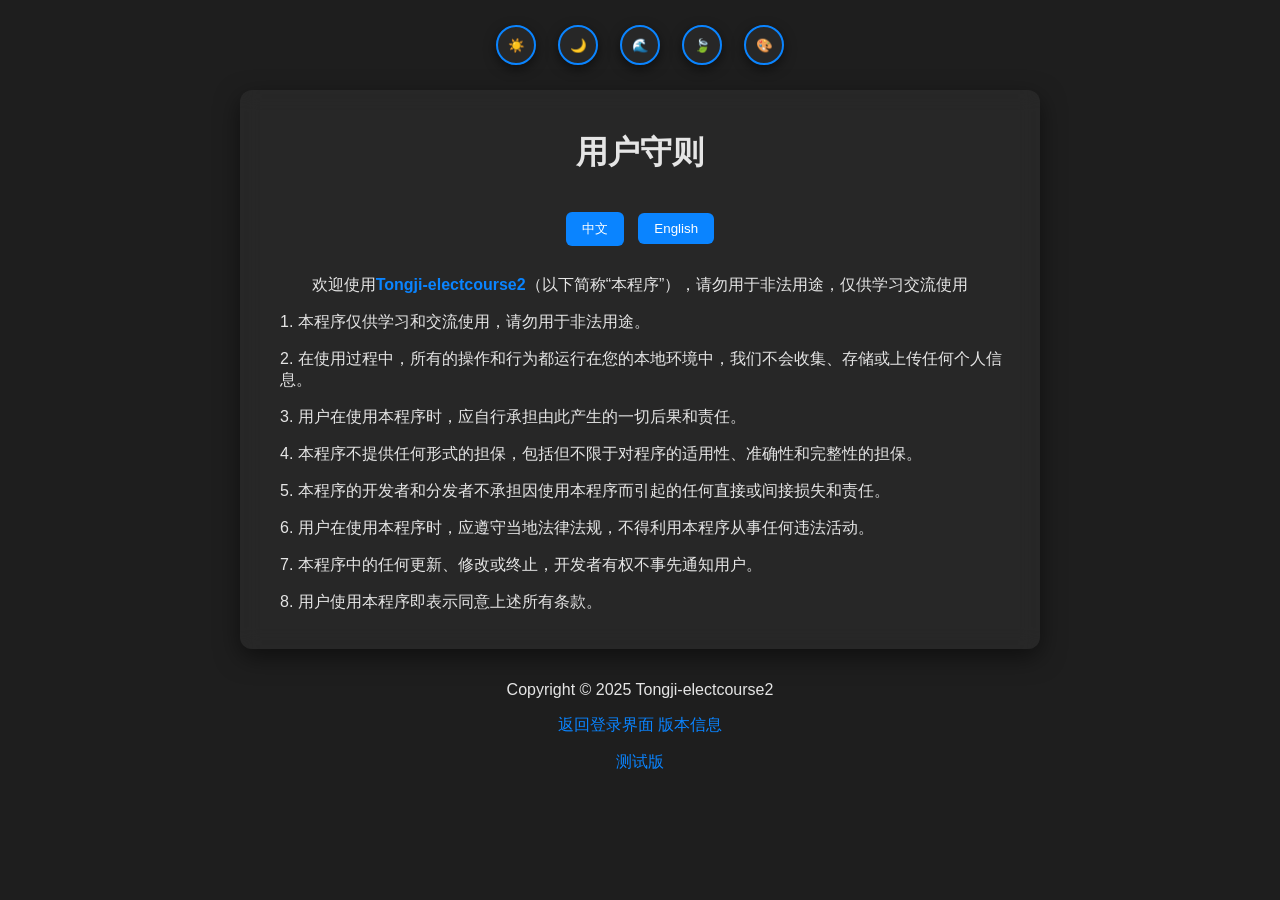
<file: UI_v1/user_agreement.html>
<!DOCTYPE html>
<html lang="zh-CN">
<head>
    <meta charset="UTF-8">
    <meta name="viewport" content="width=device-width, initial-scale=1.0">
    <title>用户守则</title>
    <link rel="stylesheet" href="styles/theme.css"/><!-- 主题样式 -->
    <link rel="stylesheet" href="styles/link.css"/><!-- 链接样式 -->
    <link rel="stylesheet" href="styles/scrollbar.css"/><!-- 滚动条样式 -->
    <style>
        /* 全局样式 */
        * { box-sizing: border-box; }
        body {
            font-family: var(--font);
            background: var(--bg-color);
            color: var(--text-color);
            margin: 0; padding: 20px;
            transition: background 0.3s, color 0.3s;
            display: flex;
            flex-direction: column;
            min-height: 100vh;
            }

        /* 卡片样式 */
        .card {
            background: var(--card-bg);
            backdrop-filter: blur(10px);
            border-radius: 12px;
            box-shadow: 0 8px 24px var(--shadow);
            padding: 20px;
            margin-bottom: 20px;
            transition: background 0.3s, box-shadow 0.3s;
        }

        /* 标题样式 */
        h1 {
            color: var(--text-color);
            text-align: center;
            margin-bottom: 2rem;
        }

        /* 按钮样式 */
        button {
            font-family: var(--font);
            background: var(--accent);
            color: #fff;
            border: none;
            border-radius: 6px;
            padding: 8px 16px;
            cursor: pointer;
            transition: background 0.2s, transform 0.1s;
            margin: 5px;
        }
        button:hover { 
            background: color-mix(in srgb, var(--accent) 90%, #000); 
            transform: translateY(-1px);
        }
        button:active { transform: translateY(0); }

        /* 内容样式 */
        .content {
            max-width: 800px;
            margin: 0 auto;
        }
        ol {
            list-style: decimal inside;
            padding-left: 20px;
        }
        li {
            margin: 1rem 0;
        }
        strong {
            color: var(--accent);
        }
        footer {
            text-align: center;
            margin-top: 2rem;
            color: var(--text-color);
        }
    </style>
</head>
<body>
    <!-- 主题切换按钮 -->
    <div class="theme-toggle">
        <button class="theme-btn" id="lightBtn">☀️</button>
        <button class="theme-btn" id="darkBtn">🌙</button>
        <button class="theme-btn" id="blueBtn">🌊</button>
        <button class="theme-btn" id="greenBtn">🍃</button>
        <button class="theme-btn" id="purpleBtn">🎨</button>
    </div>

    <div class="content">
        <div class="card">
            <h1 data-lang="title">用户守则</h1>
            
            <div class="lang-switch" style="text-align: center; margin: 1.5rem 0;">
                <button class="lang-btn" onclick="changeLang('zh')">中文</button>
                <button class="lang-btn" onclick="changeLang('en')">English</button>
            </div>

            <div id="content">
                <p data-lang="welcome" style="text-align: center">欢迎使用<strong>Tongji-electcourse2</strong>（以下简称“本程序”），请勿用于非法用途，仅供学习交流使用</p>
                
                <ol>
                    <li data-lang="rule1">本程序仅供<strong>学习和交流</strong>使用，请勿用于<strong>非法用途</strong>。</li>
                    <li data-lang="rule2">在使用过程中，所有的操作和行为都运行在您的<strong>本地环境</strong>中，我们不会收集、存储或上传任何个人信息。</li>
                    <li data-lang="rule3">用户在使用本程序时，应<strong>自行承担</strong>由此产生的一切后果和责任。</li>
                    <li data-lang="rule4">本程序不提供任何形式的担保，包括但不限于对程序的适用性、准确性和完整性的担保。</li>
                    <li data-lang="rule5">本程序的开发者和分发者不承担因使用本程序而引起的任何直接或间接损失和责任。</li>
                    <li data-lang="rule6">用户在使用本程序时，应遵守当地法律法规，不得利用本程序从事任何违法活动。</li>
                    <li data-lang="rule7">本程序中的任何更新、修改或终止，开发者有权不事先通知用户。</li>
                    <li data-lang="rule8">用户使用本程序即表示同意上述所有条款。</li>
                </ol>
            </div>
        </div>

        <footer>
            <p data-lang="footer">Copyright © 2025 Tongji-electcourse2</p>
            <p><a href="javascript:history.back()">返回登录界面</a> <a href="version.html">版本信息</a></p>
            <a href="system-scheduler.html">测试版</a>
        </footer>
    </div>

<script src="scripts/theme.js"></script><!-- 主题逻辑 -->
<script>

const langData = {
    'zh': {
        title: '用户守则',
        welcome: '欢迎使用<strong>Tongji-electcourse2</strong>（以下简称“本程序”），请勿用于非法用途，仅供学习交流使用',
        rule1: '本程序仅供学习和交流使用，请勿用于非法用途。',
        rule2: '在使用过程中，所有的操作和行为都运行在您的本地环境中，我们不会收集、存储或上传任何个人信息。',
        rule3: '用户在使用本程序时，应自行承担由此产生的一切后果和责任。',
        rule4: '本程序不提供任何形式的担保，包括但不限于对程序的适用性、准确性和完整性的担保。',
        rule5: '本程序的开发者和分发者不承担因使用本程序而引起的任何直接或间接损失和责任。',
        rule6: '用户在使用本程序时，应遵守当地法律法规，不得利用本程序从事任何违法活动。',
        rule7: '本程序中的任何更新、修改或终止，开发者有权不事先通知用户。',
        rule8: '用户使用本程序即表示同意上述所有条款。',
        footer: 'Copyright © 2025 Tongji-electcourse2'
    },
    'en': {
        title: 'User Agreement',
        welcome: 'Welcome to <strong>Tongji-electcourse2</strong> (hereinafter referred to as "this program"). Please do not use it for illegal purposes. It is only for learning and communication.',
        rule1: 'This program is only for learning and communication purposes. Please do not use it for illegal activities.',
        rule2: 'During use, all operations and behaviors run in your local environment. We will not collect, store or upload any personal information.',
        rule3: 'Users shall bear all consequences and responsibilities arising from the use of this program.',
        rule4: 'This program does not provide any form of warranty, including but not limited to the applicability, accuracy and completeness of the program.',
        rule5: 'The developers and distributors of this program shall not be liable for any direct or indirect losses and responsibilities caused by the use of this program.',
        rule6: 'Users should comply with local laws and regulations when using this program and shall not use it for any illegal activities.',
        rule7: 'The developer reserves the right to update, modify or terminate this program without prior notice to users.',
        rule8: 'By using this program, you agree to all the terms and conditions above.',
        footer: 'Copyright © 2025 Tongji-electcourse2'
    }
};

function changeLang(lang) {
    document.querySelectorAll('[data-lang]').forEach(element => {
        const key = element.getAttribute('data-lang');
        element.innerHTML = langData[lang][key];
    });
}

// 默认加载中文
document.addEventListener('DOMContentLoaded', () => {
    changeLang('zh');
});
</script>
</body>
</html>
</file>
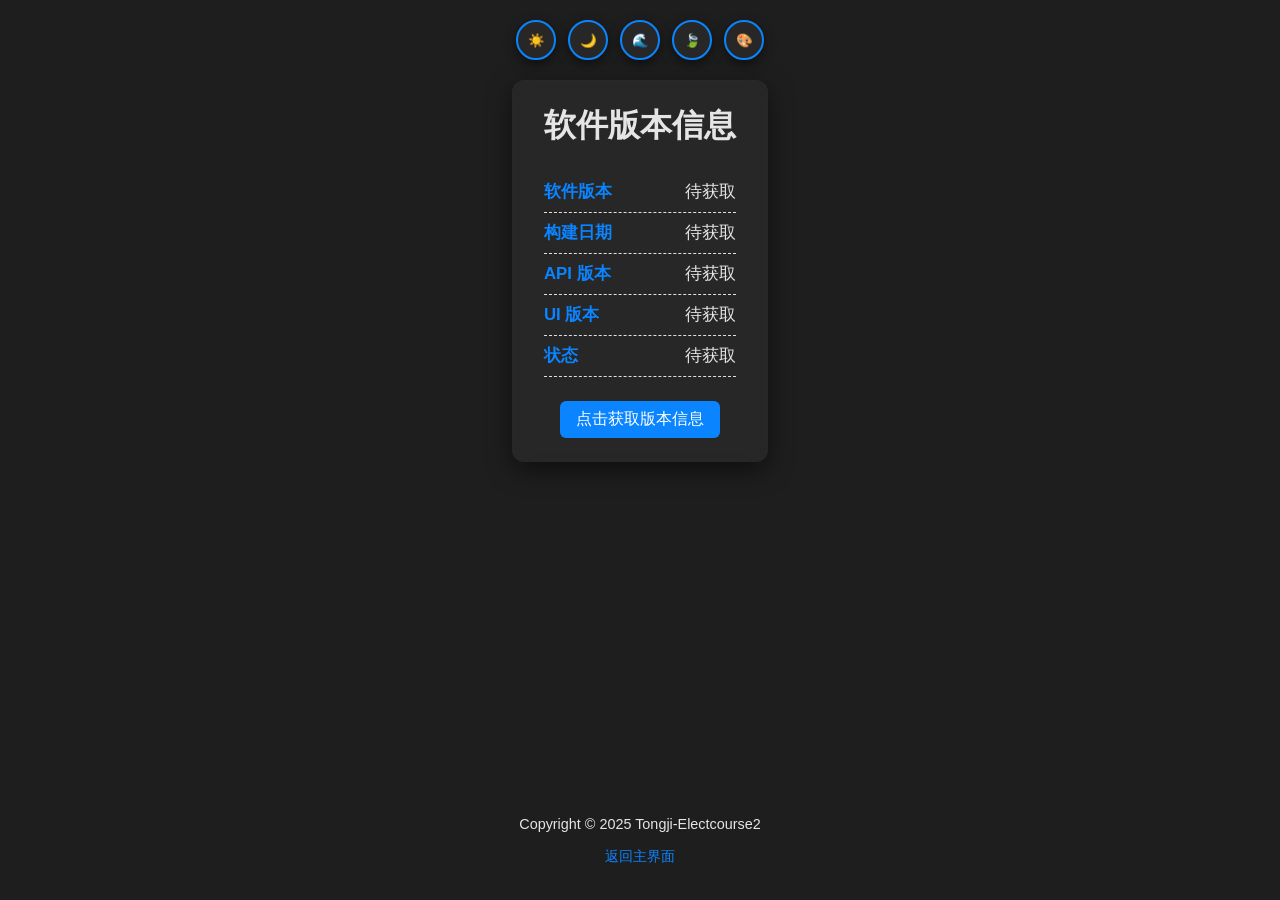
<file: UI_v1/version.html>
<!DOCTYPE html>
<html lang="zh-CN">
<head>
    <meta charset="UTF-8">
    <meta name="viewport" content="width=device-width, initial-scale=1.0">
    <title>版本信息 - Tongji-Electcourse2</title>

    <!-- 公共样式 -->
    <link rel="stylesheet" href="styles/theme.css"/><!-- 主题样式 -->
    <link rel="stylesheet" href="styles/link.css"/><!-- 链接样式 -->
    <link rel="stylesheet" href="styles/modal.css"/><!-- 通用模态框样式 -->
    <link rel="stylesheet" href="styles/scrollbar.css"/><!-- 滚动条样式 -->

    <style>
        /* =============== 全局 =============== */
        *{box-sizing:border-box;}
        body{
            font-family:var(--font);
            background:var(--bg-color);
            color:var(--text-color);
            margin:0;
            padding:20px;
            display:flex;
            flex-direction:column;
            min-height:100vh;
            transition:background .3s,color .3s;
        }

        /* 卡片 */
        .card{
            background:var(--card-bg);
            backdrop-filter:blur(10px);
            border-radius:12px;
            box-shadow:0 8px 24px var(--shadow);
            padding:24px 32px;
            margin:0 auto 1.75rem;
            max-width:680px;
            transition:background .3s,box-shadow .3s;
        }
        h1{text-align:center;margin-top:0;margin-bottom:1.5rem;color:var(--text-color);}

        button {
        font-family: var(--font);
        background: var(--accent);
        color: #fff;
        border: none;
        border-radius: 6px;
        padding: 8px 16px;
        cursor: pointer;
        transition: background 0.2s, transform 0.1s;
        }
        button:hover { background: shade(var(--accent), 0.9); transform: translateY(-1px); }
        button:active { transform: translateY(0); }

        /* 版本信息列表 */
        .version-list{
            list-style:none;
            padding:0;
            margin:0;
            font-size:1.05rem;
            line-height:1.9;
        }
        .version-list li{
            display:flex;
            justify-content:space-between;
            border-bottom:1px dashed var(--divider,#e0e0e0);
            padding:.25rem 0;
        }
        .version-list strong{color:var(--accent);font-weight:600;}

        /* 底部 */
        footer{
            margin-top:auto;
            text-align:center;
            font-size:.9rem;
            color:var(--text-color);
        }
        footer a{color:var(--accent);text-decoration:none;}
        footer a:hover{text-decoration:underline;}
    </style>
</head>
<body>
    <!-- ===== 主题切换 ===== -->
    <div class="theme-toggle">
        <button class="theme-btn" id="lightBtn">☀️</button>
        <button class="theme-btn" id="darkBtn">🌙</button>
        <button class="theme-btn" id="blueBtn">🌊</button>
        <button class="theme-btn" id="greenBtn">🍃</button>
        <button class="theme-btn" id="purpleBtn">🎨</button>
    </div>

    <!-- ===== 版本信息 ===== -->
    <div class="card">
    <h1>软件版本信息</h1>
    <ul class="version-list">
        <li><strong>软件版本</strong><span id="ver">待获取</span></li>
        <li><strong>构建日期</strong><span id="build">待获取</span></li>
        <li><strong>API&nbsp;版本</strong><span id="api">待获取</span></li>
        <li><strong>UI&nbsp;版本</strong><span id="ui">待获取</span></li>
        <li><strong>状态</strong><span id="status">待获取</span></li>
    </ul>
        <div style="text-align:center;margin-top:1.5rem;">
            <button onclick="getVersionInfo()" style="padding:.5rem 1rem;font-size:1rem;border:none;border-radius:6px;background:var(--accent);color:#fff;cursor:pointer;">点击获取版本信息</button>
        </div>
    </div>

    <footer>
        <p>Copyright © 2025 Tongji-Electcourse2</p>
        <!-- 返回主界面 -->
        <p><a href="system.html">返回主界面</a></p>
    </footer>

    <!-- 错误信息弹窗 -->
    <div id="modal-error" class="modal-overlay">
    <div class="modal">
        <div class="modal-header">
        <h3>Tongji-Electcourse2</h3>
        <button class="modal-close" onclick="hideErrorModal()">×</button>
        </div>
        <div class="modal-body" id="modal-error-body">
        <!-- 错误信息由 JS 填充 -->
        </div>
        <div class="modal-footer">
        <button onclick="hideErrorModal()">确定</button>
        </div>
    </div>
    </div>

    <!-- 主题切换脚本 -->
    <script src="scripts/theme.js"></script>

    <!-- ===== 版本信息获取脚本 ===== -->
    <script>
function showErrorModal(msg) {
  document.getElementById('modal-error-body').innerHTML = msg;
  document.getElementById('modal-error').classList.add('active');
}
function hideErrorModal() {
  document.getElementById('modal-error').classList.remove('active');
}

    </script>
    <script>
function getVersionInfo() {
    const placeholders = ['ver','build','api','ui','status'];

    // 超时提示（后端版本过老）
    const timeoutId = setTimeout(() => {
        showErrorModal(
            '当前软件版本过老，暂不支持获取版本信息功能。<br>' +
            '请访问 <a href="https://github.com/boatchanting/Tongji-electcourse2/releases" target="_blank">项目发布页</a> 以获取最新版本。'
        );
        placeholders.forEach(id => {
            document.getElementById(id).textContent = '暂不可用';
        });
    }, 300); // 300ms无响应就超时

    // 如果后端不存在
    if (!(window.pywebview && window.pywebview.api)) {
        clearTimeout(timeoutId);
        showErrorModal(
            '当前软件版本过老，暂不支持获取版本信息功能。<br>' +
            '请访问 <a href="https://github.com/boatchanting/Tongji-electcourse2/releases" target="_blank">项目发布页</a> 以获取最新版本。'
        );
        placeholders.forEach(id => {
            document.getElementById(id).textContent = '暂不可用';
        });
        return;
    }

    // 正常获取版本信息
    window.pywebview.api.get_version()
        .then(info => {
            clearTimeout(timeoutId); // 成功前清除超时判断
            if (!info) return;
            document.getElementById('ver').textContent    = info.version      ?? '-';
            document.getElementById('build').textContent  = info.build_date   ?? '-';
            document.getElementById('api').textContent    = info.api_version  ?? '-';
            document.getElementById('ui').textContent     = info.ui_version   ?? '-';
            document.getElementById('status').textContent = info.status       ?? '-';
        })
        .catch(err => {
            clearTimeout(timeoutId);
            console.error('获取版本信息失败:', err);
            showErrorModal('获取版本信息失败，请确认后端已正确加载，或稍后重试。');
            placeholders.forEach(id => {
                document.getElementById(id).textContent = '无法读取';
            });
        });
}


</script>

</body>
</html>
</file>
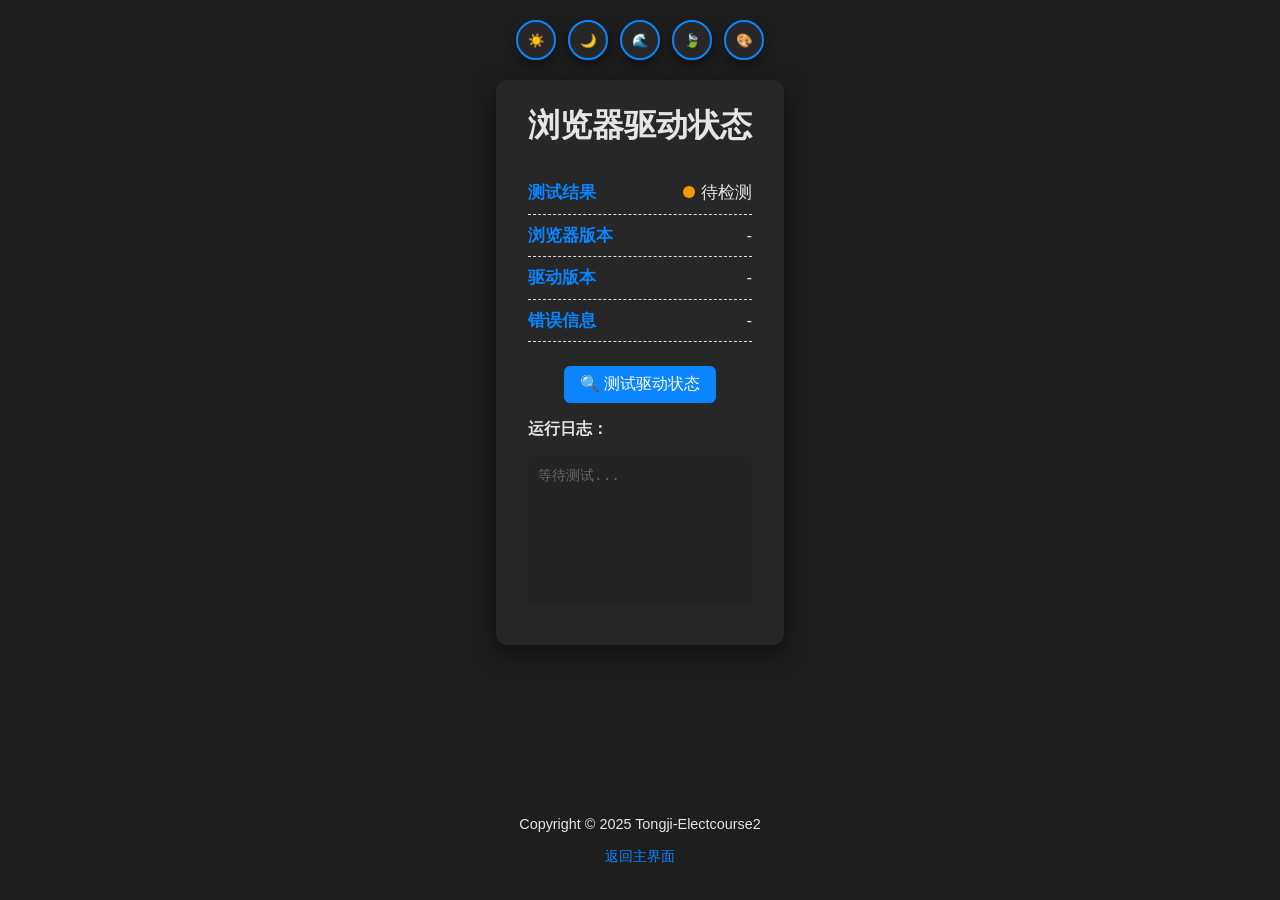
<file: UI_v1/webdriver_test.html>
<!DOCTYPE html>
<html lang="zh-CN">
<head>
    <meta charset="UTF-8">
    <meta name="viewport" content="width=device-width, initial-scale=1.0">
    <title>驱动状态 - Tongji-Electcourse2</title>

    <!-- 公共样式 -->
    <link rel="stylesheet" href="styles/theme.css"/>      <!-- 主题样式 -->
    <link rel="stylesheet" href="styles/link.css"/>       <!-- 链接样式 -->
    <link rel="stylesheet" href="styles/modal.css"/>      <!-- 通用模态框样式 -->
    <link rel="stylesheet" href="styles/scrollbar.css"/>  <!-- 滚动条样式 -->

    <style>
        /* =============== 全局 =============== */
        * { box-sizing: border-box; }
        body {
            font-family: var(--font);
            background: var(--bg-color);
            color: var(--text-color);
            margin: 0;
            padding: 20px;
            display: flex;
            flex-direction: column;
            min-height: 100vh;
            transition: background .3s, color .3s;
        }

        /* 卡片 */
        .card {
            background: var(--card-bg);
            backdrop-filter: blur(10px);
            border-radius: 12px;
            box-shadow: 0 8px 24px var(--shadow);
            padding: 24px 32px;
            margin: 0 auto 1.75rem;
            max-width: 680px;
            transition: background .3s, box-shadow .3s;
        }
        h1 { text-align: center; margin-top: 0; margin-bottom: 1.5rem; color: var(--text-color); }

        button {
            font-family: var(--font);
            background: var(--accent);
            color: #fff;
            border: none;
            border-radius: 6px;
            padding: 8px 16px;
            cursor: pointer;
            transition: background 0.2s, transform 0.1s;
        }
        button:hover { background: shade(var(--accent), 0.9); transform: translateY(-1px); }
        button:active { transform: translateY(0); }

        /* 状态列表 */
        .status-list {
            list-style: none;
            padding: 0;
            margin: 0;
            font-size: 1.05rem;
            line-height: 2;
        }
        .status-list li {
            display: flex;
            justify-content: space-between;
            border-bottom: 1px dashed var(--divider, #e0e0e0);
            padding: 0.25rem 0;
        }
        .status-list strong { color: var(--accent); font-weight: 600; }

        /* 状态指示器 */
        .status-indicator {
            display: inline-block;
            width: 12px;
            height: 12px;
            border-radius: 50%;
            margin-right: 6px;
        }
        .status-success { background: #4caf50; }
        .status-failed { background: #f44336; }
        .status-pending { background: #ff9800; }

        /* 日志输出区域 */
        #log-output {
            width: 100%;
            height: 150px;
            background: rgba(0,0,0,0.05);
            border: 1px solid var(--divider);
            border-radius: 6px;
            padding: 10px;
            margin-top: 1rem;
            font-family: 'Courier New', monospace;
            font-size: 0.9em;
            overflow-y: auto;
            color: #666;
        }

        /* 底部 */
        footer {
            margin-top: auto;
            text-align: center;
            font-size: .9rem;
            color: var(--text-color);
        }
        footer a { color: var(--accent); text-decoration: none; }
        footer a:hover { text-decoration: underline; }
    </style>
</head>
<body>

    <!-- ===== 主题切换 ===== -->
    <div class="theme-toggle">
        <button class="theme-btn" id="lightBtn">☀️</button>
        <button class="theme-btn" id="darkBtn">🌙</button>
        <button class="theme-btn" id="blueBtn">🌊</button>
        <button class="theme-btn" id="greenBtn">🍃</button>
        <button class="theme-btn" id="purpleBtn">🎨</button>
    </div>

    <!-- ===== 驱动状态卡片 ===== -->
    <div class="card">
        <h1>浏览器驱动状态</h1>
        <ul class="status-list">
            <li><strong>测试结果</strong><span id="result"><span class="status-indicator status-pending"></span>待检测</span></li>
            <li><strong>浏览器版本</strong><span id="browser-version">-</span></li>
            <li><strong>驱动版本</strong><span id="driver-version">-</span></li>
            <li><strong>错误信息</strong><span id="error-message">-</span></li>
        </ul>

        <div style="text-align:center;margin-top:1.5rem;">
            <button onclick="testDriver()" style="padding:.5rem 1rem;font-size:1rem;">🔍 测试驱动状态</button>
        </div>

        <!-- 日志输出 -->
        <div style="margin-top:1rem;">
            <label><strong>运行日志：</strong></label>
            <pre id="log-output">等待测试...</pre>
        </div>
    </div>

    <footer>
        <p>Copyright © 2025 Tongji-Electcourse2</p>
        <p><a href="system.html">返回主界面</a></p>
    </footer>

    <!-- 错误弹窗 -->
    <div id="modal-error" class="modal-overlay">
        <div class="modal">
            <div class="modal-header">
                <h3>Tongji-Electcourse2</h3>
                <button class="modal-close" onclick="hideErrorModal()">×</button>
            </div>
            <div class="modal-body" id="modal-error-body"></div>
            <div class="modal-footer">
                <button onclick="hideErrorModal()">确定</button>
            </div>
        </div>
    </div>

    <!-- 主题脚本 -->
    <script src="scripts/theme.js"></script>

    <!-- 弹窗控制 -->
    <script>
        function showErrorModal(msg) {
            document.getElementById('modal-error-body').innerHTML = msg;
            document.getElementById('modal-error').classList.add('active');
        }
        function hideErrorModal() {
            document.getElementById('modal-error').classList.remove('active');
        }
    </script>

    <!-- 驱动状态检测脚本 -->
    <script>
        function testDriver() {
            const resultEl = document.getElementById('result');
            const browserVer = document.getElementById('browser-version');
            const driverVer = document.getElementById('driver-version');
            const errorMsg = document.getElementById('error-message');
            const logOutput = document.getElementById('log-output');

            // 重置 UI
            resultEl.innerHTML = '<span class="status-indicator status-pending"></span>检测中...';
            browserVer.textContent = '-';
            driverVer.textContent = '-';
            errorMsg.textContent = '-';
            logOutput.textContent = '正在启动测试...\n';

            // 超时机制（后端无响应）
            const timeoutId = setTimeout(() => {
                showErrorModal(
                    '与后端通信超时，请确认程序正常运行。<br>' +
                    '可能是版本过旧或后台异常。'
                );
                resultEl.innerHTML = '<span class="status-indicator status-failed"></span>超时';
            }, 10000);

            // 检查 pywebview 是否存在
            if (!window.pywebview || !window.pywebview.api) {
                clearTimeout(timeoutId);
                showErrorModal(
                    '当前软件版本过老，不支持驱动检测功能。<br>' +
                    '请访问 <a href="https://github.com/boatchanting/Tongji-electcourse2/releases" target="_blank">项目发布页</a> 下载最新版。'
                );
                resultEl.innerHTML = '<span class="status-indicator status-failed"></span>不支持';
                logOutput.textContent += '错误：pywebview API 不存在\n';
                return;
            }

            // 调用后端 API
            window.pywebview.api.test_browser_driver()
                .then(data => {
                    clearTimeout(timeoutId);

                    // 更新 UI
                    if (data.success) {
                        resultEl.innerHTML = '<span class="status-indicator status-success"></span>正常';
                        logOutput.textContent += '✅ 浏览器驱动测试成功！\n';
                    } else {
                        resultEl.innerHTML = '<span class="status-indicator status-failed"></span>异常';
                        logOutput.textContent += `❌ 测试失败：${data.message}\n`;
                    }

                    browserVer.textContent = data.browser_version || '-';
                    driverVer.textContent = data.driver_version || '-';
                    errorMsg.textContent = data.error ? `⚠️ ${data.error}` : '无';

                    logOutput.scrollTop = logOutput.scrollHeight; // 滚动到底部
                })
                .catch(err => {
                    clearTimeout(timeoutId);
                    console.error('驱动测试请求失败:', err);
                    resultEl.innerHTML = '<span class="status-indicator status-failed"></span>请求失败';
                    errorMsg.textContent = `网络错误：${err.message}`;
                    logOutput.textContent += `🚨 请求异常：${err.message}\n`;
                });
        }
    </script>

</body>
</html>
</file>
<file: UI_v1/styles/theme.css>
/* ---------- 主题变量 ---------- */
:root {
    --bg-color: #f0f2f5; /* 背景色 */
    --card-bg: #ffffffcc; /* 卡片背景色 */
    --text-color: #2c3e50;/* 文本颜色 */
    --accent: #0a84ff;/* 主要颜色 */
    --shadow: rgba(0,0,0,0.1);/* 阴影 */
    --font: "Segoe UI Variable","Segoe UI","Helvetica Neue",Arial,sans-serif;
}
.dark {
    --bg-color: #1e1e1e;
    --card-bg: #2a2a2acc;
    --text-color: #e5e5e5;
    --accent: #0a84ff;
    --shadow: rgba(0,0,0,0.5);
}
.blue-theme { 
    --bg-color: linear-gradient(135deg, #56cbf292 0%, #2f81edbe 100%);
    --card-bg:  #e3f2fd; 
    --text-color: #333; 
    --accent: #2196f3; 
    --shadow: rgba(0,0,0,0.1); 
}
.green-theme { 
    --bg-color: linear-gradient(135deg, #a1ffcec0 0%, #eefa92d7 100%);
    --card-bg:  #e8f5e9 ; 
    --text-color: #333; 
    --accent: #4caf50; 
    --shadow: rgba(0,0,0,0.1); 
}
.purple-theme { 
    --bg-color: linear-gradient(135deg, #e0c3fc 0%, #8ec5fc 100%);
    --card-bg:  #f3e5f5; 
    --text-color: #333; 
    --accent: #9c27b0; 
    --shadow: rgba(0,0,0,0.1); 
}

/* ---------- 主题切换区 ---------- */
.theme-toggle {
    display: flex;
    gap: 12px;
    justify-content: center;
    margin-bottom: 20px;
}
.theme-btn {
    width: 40px; height: 40px;
    border-radius: 50%;
    border: 2px solid var(--accent);
    display: flex;
    align-items: center;
    justify-content: center;
    cursor: pointer;
    background: var(--card-bg);
    box-shadow: 0 4px 12px var(--shadow);
    transition: box-shadow 0.3s, transform 0.2s;
}
.theme-btn:hover { 
    transform: translateY(-2px); 
    box-shadow: 0 6px 18px var(--shadow); 
}
</file>
<file: UI_v1/styles/link.css>
/* ---------- 全局：链接样式 ---------- */
a {
    color: var(--accent);
    text-decoration: none;
    transition: color 0.3s ease;
    }
    a:hover {
    color: var(--text-color);
    }
    a:active {
    color: var(--shadow);
    }
</file>
<file: UI_v1/styles/modal.css>
/* ---------- Modal 样式 ---------- */
.modal-overlay {
    position: fixed;
    top: 0; left: 0; right: 0; bottom: 0;
    background: rgba(0,0,0,0.5);
    display: none;
    align-items: center;
    justify-content: center;
    z-index: 1000;
    }

    .modal-overlay.active { display: flex; }

    .modal {
    background: var(--card-bg);
    backdrop-filter: blur(10px);
    border-radius: 12px;
    box-shadow: 0 8px 24px var(--shadow);
    width: 400px;
    max-width: 90%;
    padding: 20px;
    animation: fadeIn 0.2s ease-out;
    }

    .modal-body a {
        color: var(--accent);
        text-decoration: underline;
    }

    .modal-header {
    display: flex;
    justify-content: space-between;
    align-items: center;
    }

    .modal-header h3 {
    margin: 0;
    }

    .modal-close {
    background: transparent;
    border: none;
    font-size: 1.2em;
    cursor: pointer;
    color: var(--text-color);
    }

    .modal-body { margin-top: 10px; }

    .modal-footer { margin-top: 20px; text-align: right; }

    @keyframes fadeIn {
    from { opacity: 0; transform: translateY(-10px); }
    to { opacity: 1; transform: translateY(0); }
    }
</file>
<file: UI_v1/styles/qa_modal.css>
/* Q&A 模态框 */
#qa-modal.qa-modal-overlay {
    position: fixed; top:0; left:0; right:0; bottom:0;
    background: rgba(0,0,0,0.5);
    display: none; align-items: center; justify-content: center;
    z-index: 10001;
  }
  #qa-modal.qa-modal-overlay.active {
    display: flex;
  }
  .qa-modal {
    background: var(--card-bg);
    backdrop-filter: blur(8px);
    border-radius: 10px;
    box-shadow: 0 6px 20px rgba(0,0,0,0.1);
    width: 450px; max-width: 90%; padding: 20px;
    animation: qa-fadeIn 0.2s ease-out;
    font-family: "Segoe UI","Helvetica Neue",Arial,sans-serif;
    color: var(--text-color);
  }
  .qa-modal-header {
    display: flex; justify-content: space-between; align-items: center;
  }
  .qa-modal-close {
    background: transparent; border: none; font-size: 1.3em;
    cursor: pointer; 
    color: var(--text-color);
  }
  .qa-modal-body {
    margin-top: 12px; line-height: 1.5;
  }
  .qa-modal-footer {
    margin-top: 20px; text-align: right;
  }
  .qa-btn {
    padding: 6px 14px; margin-left: 8px;
    border: none; border-radius: 5px; cursor: pointer;
    font-size: 0.9em;
  }
  .qa-prevBtn {
    background: #ccc; 
    color: #333;
  }
  .qa-nextBtn {
    background: var(--accent); 
    color: var(--text-color);
  }
  @keyframes qa-fadeIn {
    from { opacity: 0; transform: translateY(-8px); }
    to   { opacity: 1; transform: translateY(0); }
  }
</file>
<file: UI_v1/styles/guide_modal.css>
/* 操作引导模态框 */
#guide-modal.guide-modal-overlay {
    position: fixed; top:0; left:0; right:0; bottom:0;
    background: rgba(0,0,0,0.5);
    display: none; align-items: center; justify-content: center;
    z-index: 10000;
}
#guide-modal.guide-modal-overlay.active {
    display: flex;
}
.guide-modal {
    background: var(--card-bg);
    backdrop-filter: blur(10px);
    border-radius: 12px;
    box-shadow: 0 8px 24px rgba(0,0,0,0.1);
    width: 400px; max-width: 90%; padding: 20px;
    animation: guide-fadeIn 0.2s ease-out;
    font-family: "Segoe UI","Helvetica Neue",Arial,sans-serif;
    color: var(--text-color);
}
.guide-modal-header {
    display: flex; justify-content: space-between; align-items: center;
}
.guide-modal-close {
    background: transparent; border: none; font-size: 1.2em;
    cursor: pointer; 
    color: var(--text-color);
}
.guide-modal-body {
    margin-top: 10px;
}
.guide-modal-footer {
    margin-top: 20px; text-align: right;
}
.guide-btn {
    padding: 6px 12px; margin-left: 8px;
    border: none; border-radius: 6px; cursor: pointer;
}
.guide-prevBtn {
    background: #ccc;
}
.guide-nextBtn {
    background: var(--accent); color: #fff;
}
@keyframes guide-fadeIn {
    from { opacity:0; transform: translateY(-10px); }
    to   { opacity:1; transform: translateY(0); }
}
</file>
<file: UI_v1/styles/scrollbar.css>
/* ---------- 滚动条 ---------- */
 ::-webkit-scrollbar {
    width: 12px;
    height: 12px;
  }
  ::-webkit-scrollbar-track { background: transparent; }
  ::-webkit-scrollbar-thumb {
    background: var(--accent);
    border-radius: 6px;
    border: 3px solid transparent;
    background-clip: content-box;
  }
  ::-webkit-scrollbar-thumb:hover { filter: brightness(1.2); }
  ::-webkit-scrollbar-corner { background: transparent; }
</file>
<file: UI_v1/styles/log_table.css>
/* log_table.css */
/* 日志容器最小高度 */
.log-table-container {
  max-height: 400px;           /* 可根据需要调整最大高度 */
  min-height: 200px;           /* 保证容器高度不小于某个值 */
  overflow-y: auto;
  border-radius: 8px;
  background: var(--card-bg);
  margin-top: 10px;
}

/* 表格文字和行高 */
.log-table th,
.log-table td {
  padding: 12px 16px;          /* 内边距变大，行高自然提升 */
  font-family: monospace;
  font-size: 16px;             /* 字号改大 */
  line-height: 28px;           /* 行高最少 28px */
  min-height: 28px;            /* 最少高度 */
  text-align: left;
}

/* 表头固定后也要同步字号和高度 */
.log-table thead th {
  font-size: 17px;
  line-height: 30px;
}

/* 交替行背景略微加高 */
/* .log-table tr:nth-child(odd) td {
  background: rgba(0,0,0,0.02);
} */
</file>
